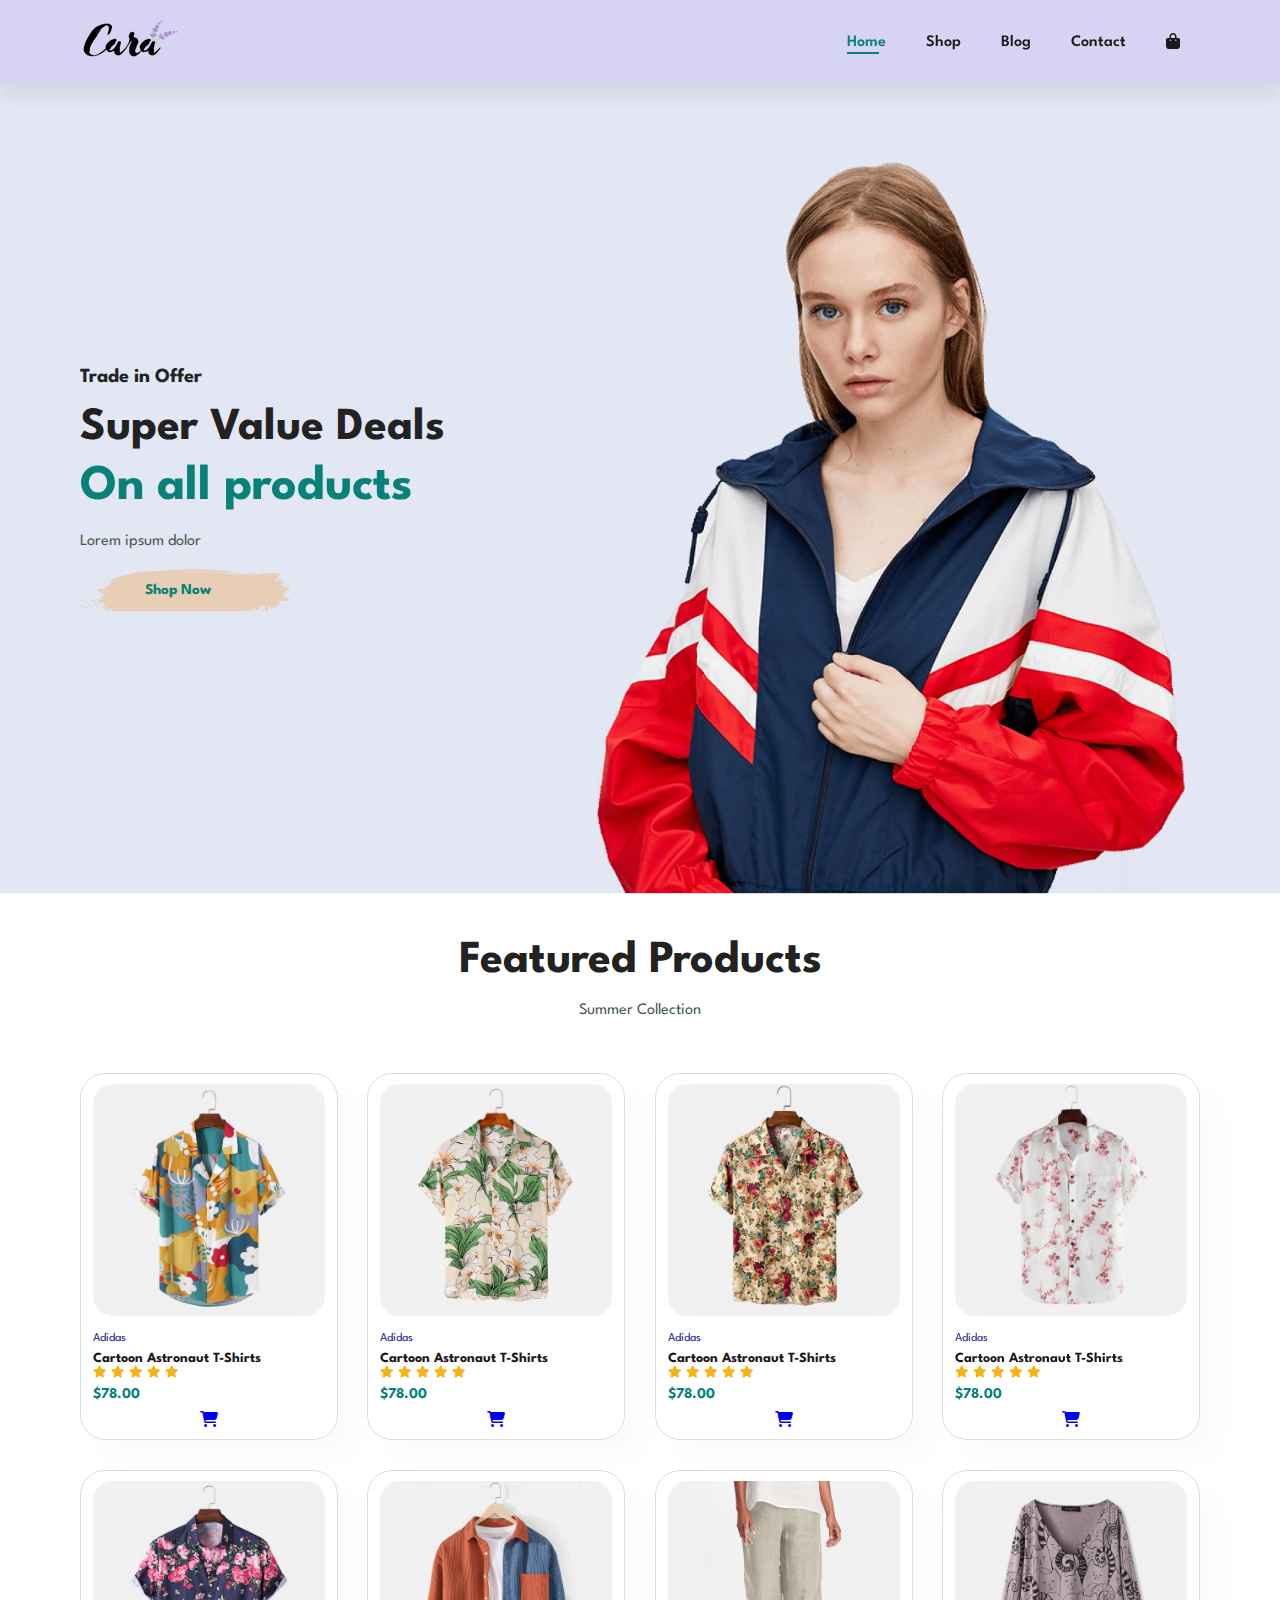
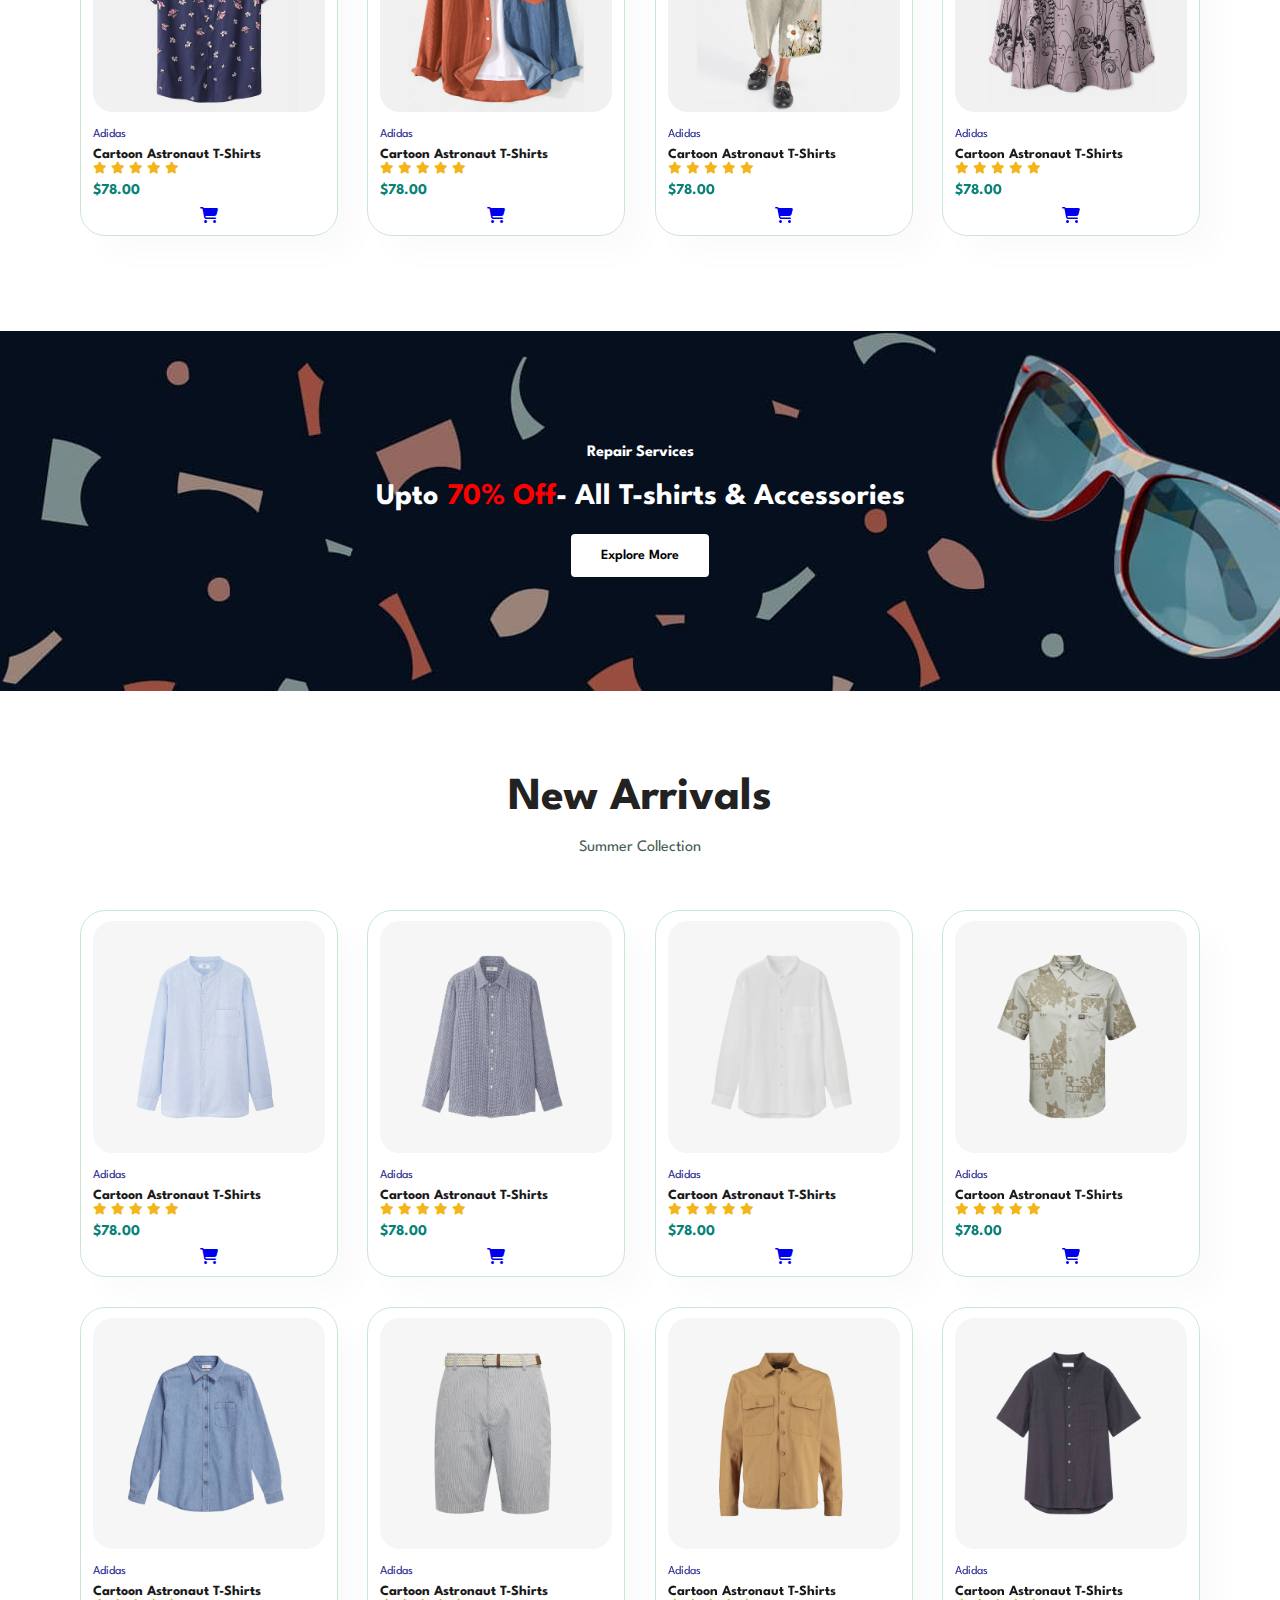
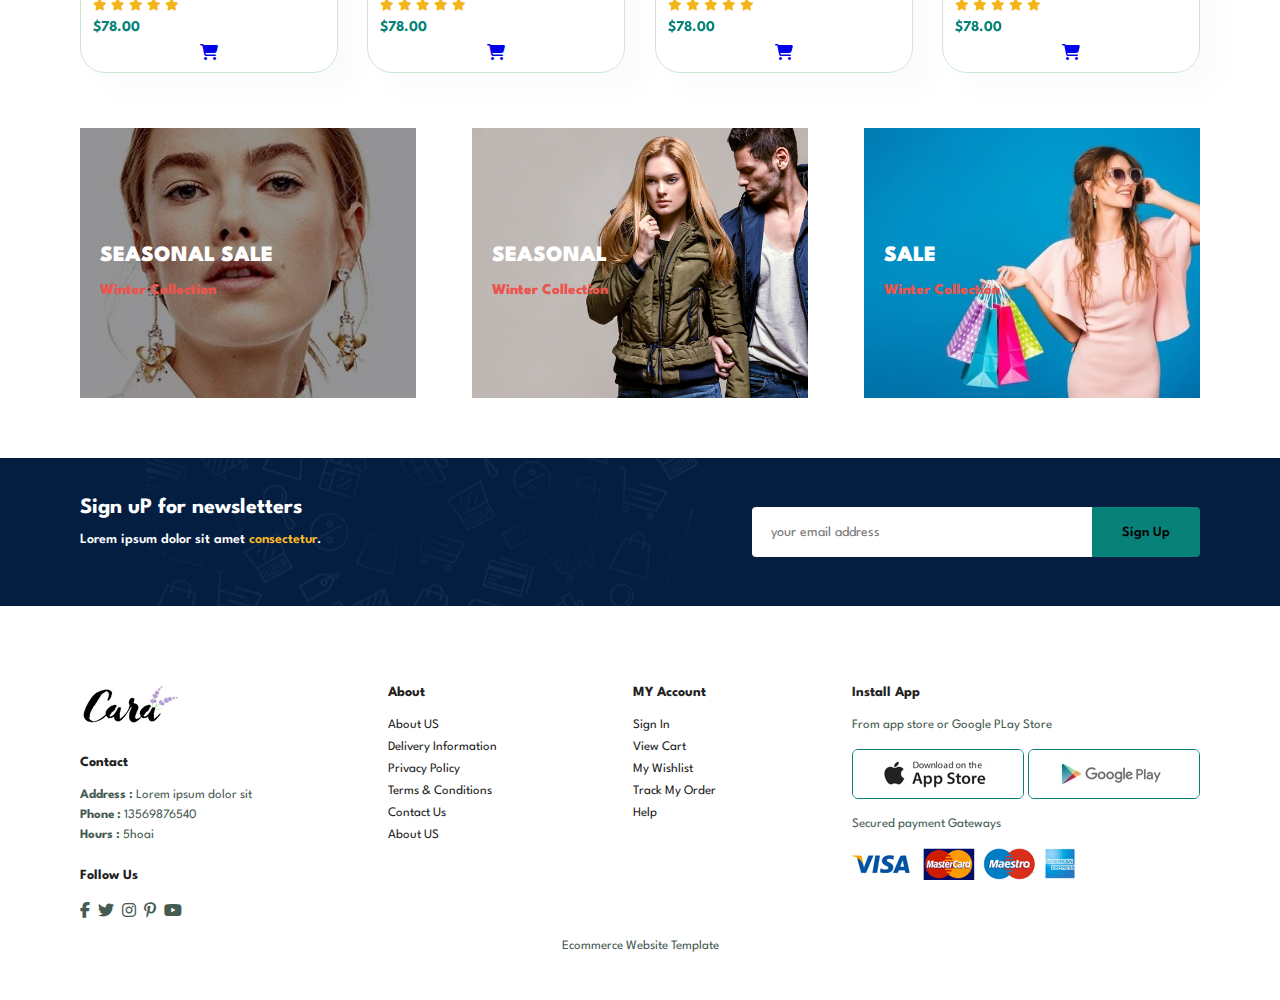
<file: index.html>
<!DOCTYPE html>
<html lang="en">
<head>
    <meta charset="UTF-8">
    <meta http-equiv="X-UA-Compatible" content="IE=edge">
    <meta name="viewport" content="width=device-width, initial-scale=1.0">
    <title>Ecommerce Website</title>
    <link rel="stylesheet" href="https://cdnjs.cloudflare.com/ajax/libs/font-awesome/6.2.0/css/all.min.css" />
    <link rel="stylesheet" href="style.css">
</head>
<body>
    
    <section id="header">
        <a href="#"><img src="img/logo.png" class="logo" alt=""></a>

        <div>
            <ul id="navbar">
                <a href="#" id="close"><i class='fa fa-close'></i></a>
                <li><a class="active" href="index.html">Home</a></li>
                <li><a href="shop.html">Shop</a></li>
                <li><a href="blog.html">Blog</a></li>
                <li><a href="contact.html">Contact</a></li>
                <li id="lg-bag"><a href="cart.html"><i class="fa fa-shopping-bag" aria-hidden="true"></i></a></li>
            </ul>
        </div>
        <div id="mobile">
            <a href="cart.html"><i class="fa fa-shopping-bag" aria-hidden="true"></i></a>
            <i id="bar" class="fa fa-bars" aria-hidden="true"></i>      
                 
        </div>
    </section>

    <section id="hero">
        <h4>Trade in Offer</h4>
        <h2>Super Value Deals</h2>
        <h1>On all products</h1>
        <p>Lorem ipsum dolor</p>
        <button>Shop Now</button>
        <a href="#" class="to-top">
            <p class="to-top--title">BACK <br> TO TOP</p>
        </a>
    </section>
<section id="product1" class="section-p1">
        <h2>Featured Products</h2>
        <p>Summer Collection</p>
        <div class="pro-container" id="product-container-featured">
            </div>

    </section>

    <section id="banner" class="section-m1">
        <h4>Repair Services</h4>
        <h2>Upto <span>70% Off</span>- All T-shirts & Accessories</h2>
        <button class="normal">Explore More</button>
    </section>

    <section id="product1" class="section-p1">
        <h2>New Arrivals</h2>
        <p>Summer Collection</p>
        <div class="pro-container" id="product-container-new-arrivals">
            </div>

    </section>
<section id="banner3">
        <div class="banner-box">
            <h2>SEASONAL SALE</h2>
            <h3>Winter Collection</h3>
        </div>
        <div class="banner-box banner-box2">
            <h2>SEASONAL</h2>
            <h3>Winter Collection</h3>
        </div>
        <div class="banner-box banner-box3">
            <h2> SALE</h2>
            <h3>Winter Collection</h3>
        </div>
        
    </section>

    <section id="newsletter" class="section-p1 section-m1">
        <div class="newstext">
            <h4>Sign uP for newsletters</h4>
            <p>Lorem ipsum dolor sit amet <span>consectetur</span>.</p>
        </div>
        <div class="form">
            <input type="text" placeholder="your email address">
            <button class="normal">Sign Up</button>
        </div>
    </section>

   <footer class="section-p1">
    <div class="col">
        <img class="logo" src="img/logo.png" alt="">
        <h4>Contact</h4>
        <p><strong>Address :</strong> Lorem ipsum dolor sit</p>
        <p><strong>Phone :</strong> 13569876540</p>
        <p><strong>Hours :</strong> 5hoai</p>
        <div class="follow">
            <h4>Follow Us</h4>
            <div class="icon">
                <i class="fab fa-facebook-f"></i>
                <i class="fab fa-twitter"></i>
                <i class="fab fa-instagram"></i>
                <i class="fab fa-pinterest-p"></i>
                <i class="fab fa-youtube"></i>
            </div>
        </div>
    </div>

    <div class="col">
        <h4>About</h4>
        <a href="#">About US</a>
        <a href="#">Delivery Information</a>
        <a href="#">Privacy Policy</a>
        <a href="#">Terms & Conditions</a>
        <a href="#">Contact Us</a>
        <a href="#">About US</a>
    </div>

    <div class="col">
        <h4>MY Account</h4>
        <a href="#">Sign In</a>
        <a href="#">View Cart</a>
        <a href="#">My Wishlist</a>
        <a href="#">Track My Order</a>
        <a href="#">Help</a>
    </div>


    <div class="col install">
        <h4>Install App</h4>
        <p>From app store or Google PLay Store</p>
        <div class="row">
            <img src="img/pay/app.jpg" alt="">
            <img src="img/pay/play.jpg" alt="">
        </div>
        <p>Secured payment Gateways</p>
        <img src="img/pay/pay.png" alt="">
    </div>

    <div class="copyright">
        <p>Ecommerce Website Template</p>
    </div>

   </footer>

    <script src="script.js"></script>
</body>
</html>
</file>
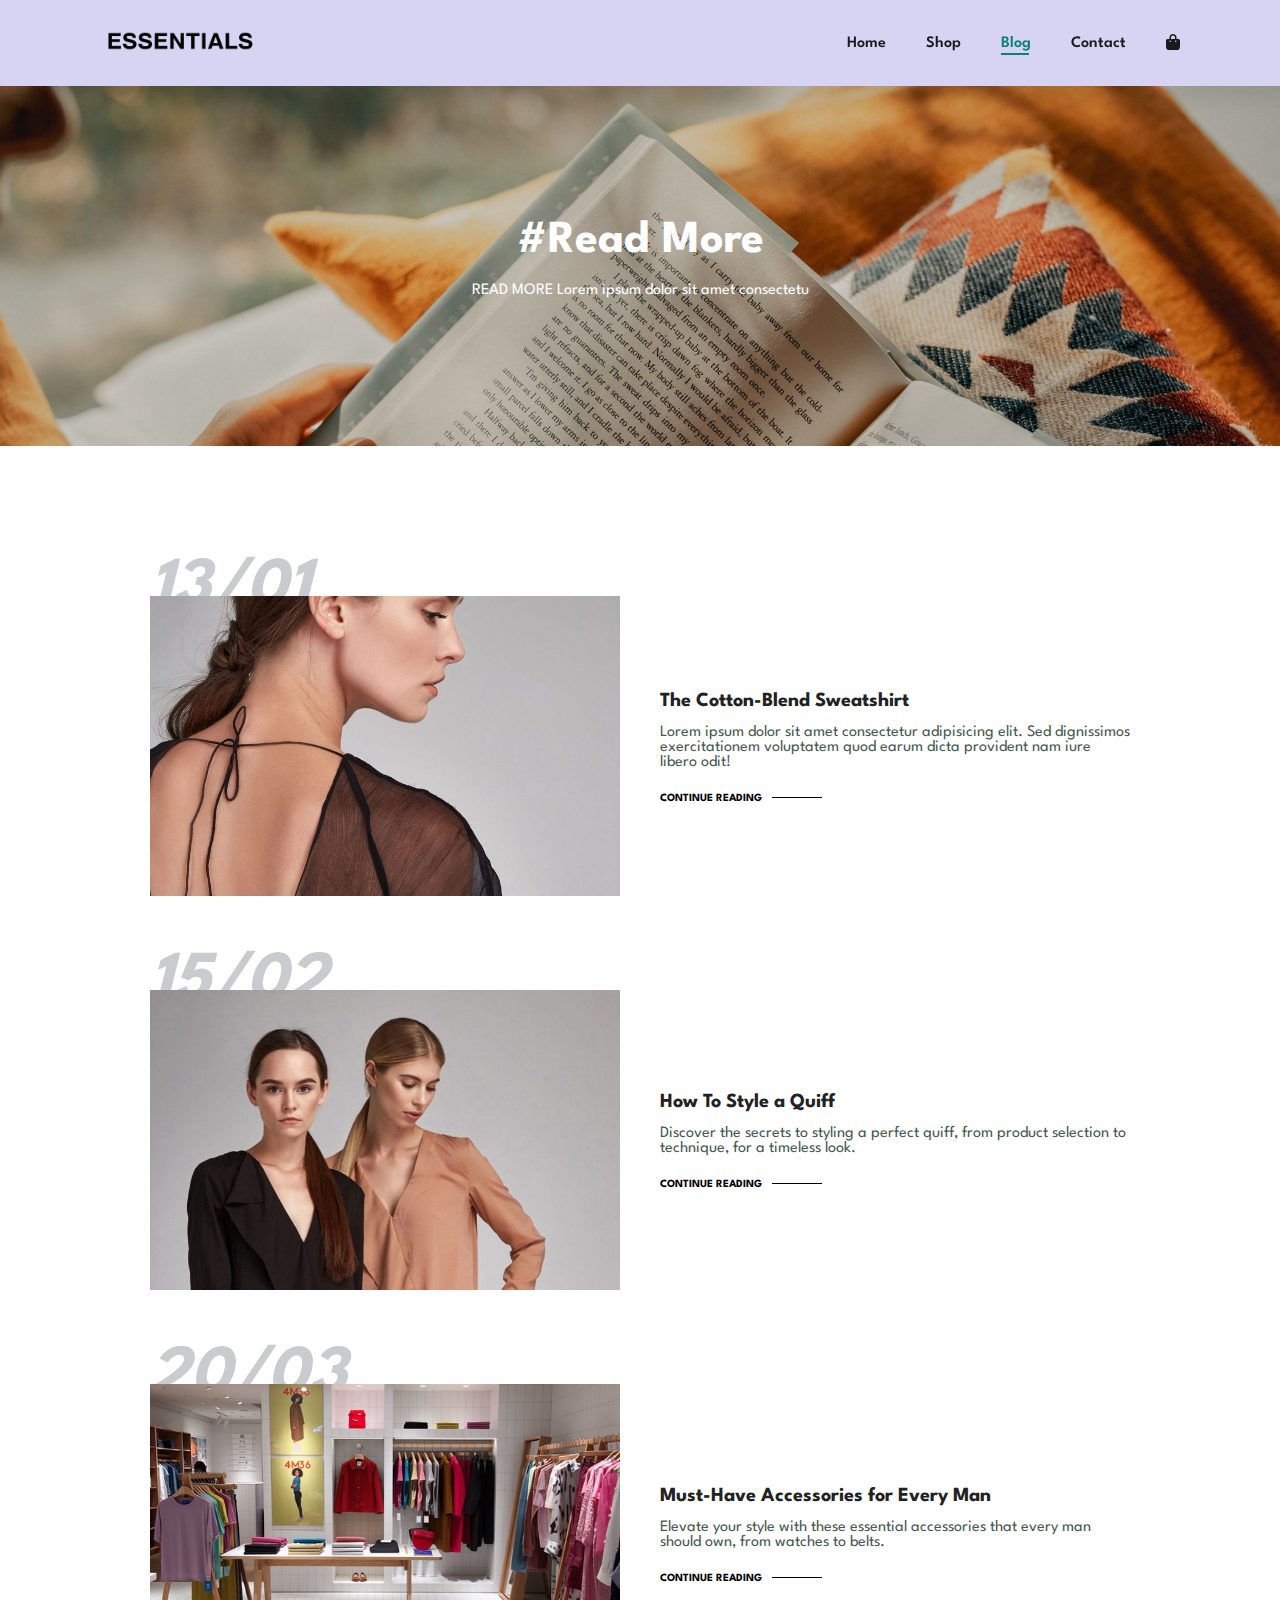
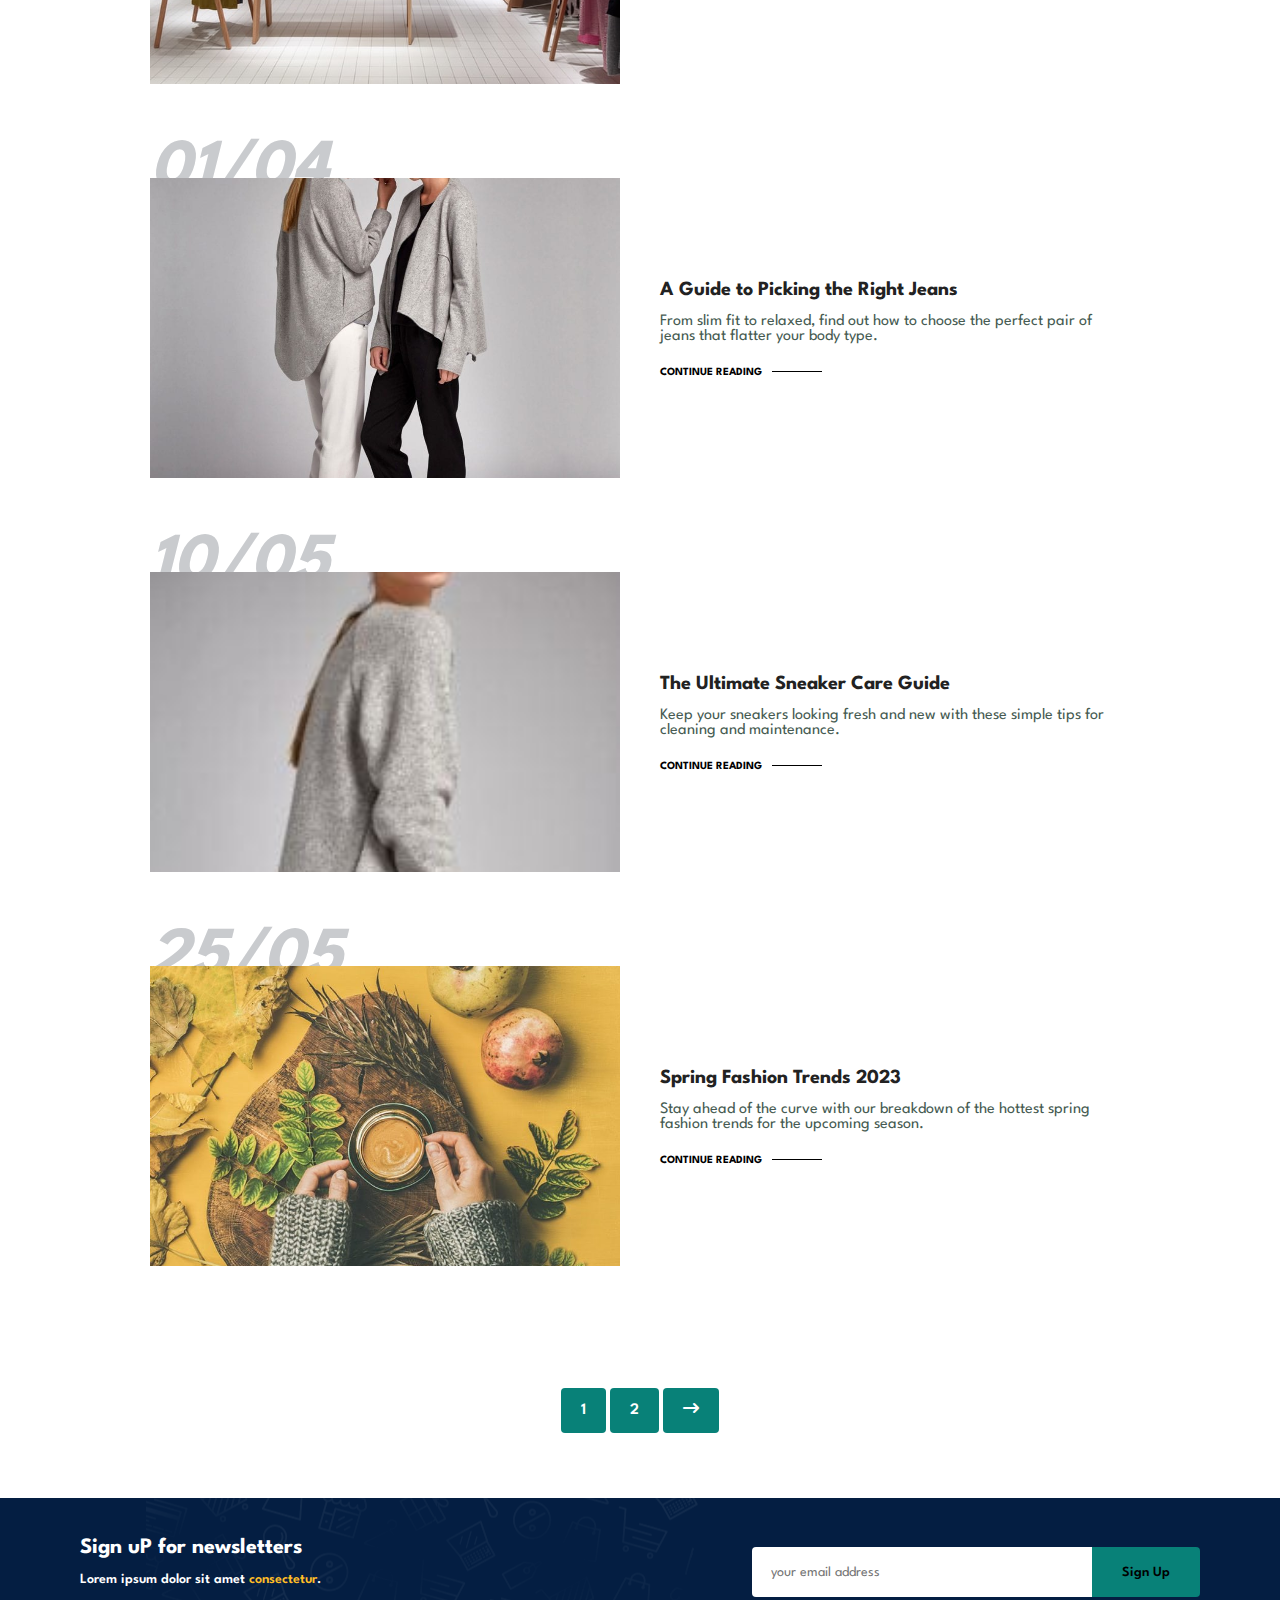
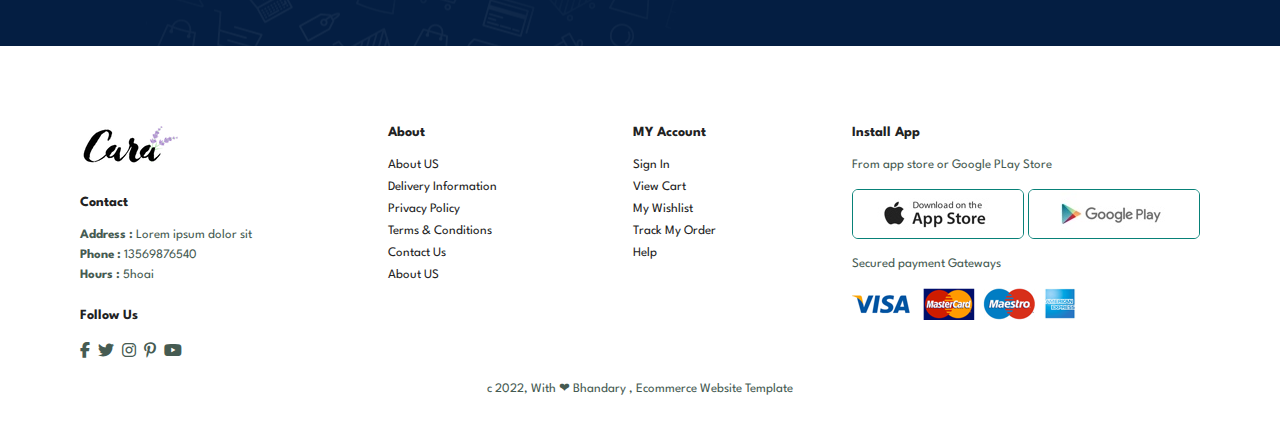
<file: blog.html>
<!DOCTYPE html>
<html lang="en">
<head>
    <meta charset="UTF-8">
    <meta http-equiv="X-UA-Compatible" content="IE=edge">
    <meta name="viewport" content="width=device-width, initial-scale=1.0">
    <title>Ecommerce Website</title>
    
    <!-- Google tag (gtag.js) -->
<script async src="https://www.googletagmanager.com/gtag/js?id=G-49H559VYHQ"></script>
<script>
  window.dataLayer = window.dataLayer || [];
  function gtag(){dataLayer.push(arguments);}
  gtag('js', new Date());

  gtag('config', 'G-49H559VYHQ');
</script>

    <link rel="stylesheet" href="https://cdnjs.cloudflare.com/ajax/libs/font-awesome/6.2.0/css/all.min.css" />
    <link rel="stylesheet" href="style.css">
</head>
<body>
    
    <section id="header">
        <a href="./index.html"><img src="./Essentials Logo.png" class="logo" alt=""  width="200"></a>

        <div>
            <ul id="navbar">
                <a href="#" id="close"><i class='fa fa-close'></i></a>
                <li><a href="index.html">Home</a></li>
                <li><a href="shop.html">Shop</a></li>
                <li><a class="active" href="blog.html">Blog</a></li>
                <li><a href="contact.html">Contact</a></li>
                <li id="lg-bag"><a href="cart.html"><i class="fa fa-shopping-bag" aria-hidden="true"></i></a></li>
            </ul>
        </div>
        <div id="mobile">
            <a href="cart.html"><i class="fa fa-shopping-bag" aria-hidden="true"></i></a>
            <i id="bar" class="fa fa-bars" aria-hidden="true"></i>      
                 
        </div>
    </section>

    <section id="page-header" class="blog-header">
        <h2>#Read More</h2>
        <p>READ MORE Lorem ipsum dolor sit amet consectetu</p>
        <a href="#" class="to-top">
            <i class="fas fa-chevron-up"></i>
        </a>
    </section>
    <section id="blog" class="section-p1">
        <div id="blog-container">
            </div>
    </section>
   
    <section id="pagination" class="section-p1">
        <a href="#">1</a>
        <a href="#">2</a>
        <a href="#"><i class="fa fa-long-arrow-right" aria-hidden="true"></i></a>
    </section>

    <section id="newsletter" class="section-p1 section-m1">
        <div class="newstext">
            <h4>Sign uP for newsletters</h4>
            <p>Lorem ipsum dolor sit amet <span>consectetur</span>.</p>
        </div>
        <div class="form">
            <input type="text" placeholder="your email address">
            <button class="normal">Sign Up</button>
        </div>
    </section>

   <footer class="section-p1">
    <div class="col">
        <img class="logo" src="img/logo.png" alt="">
        <h4>Contact</h4>
        <p><strong>Address :</strong> Lorem ipsum dolor sit</p>
        <p><strong>Phone :</strong> 13569876540</p>
        <p><strong>Hours :</strong> 5hoai</p>
        <div class="follow">
            <h4>Follow Us</h4>
            <div class="icon">
                <i class="fab fa-facebook-f"></i>
                <i class="fab fa-twitter"></i>
                <i class="fab fa-instagram"></i>
                <i class="fab fa-pinterest-p"></i>
                <i class="fab fa-youtube"></i>
            </div>
        </div>
    </div>

    <div class="col">
        <h4>About</h4>
        <a href="#">About US</a>
        <a href="#">Delivery Information</a>
        <a href="#">Privacy Policy</a>
        <a href="#">Terms & Conditions</a>
        <a href="#">Contact Us</a>
        <a href="#">About US</a>
    </div>

    <div class="col">
        <h4>MY Account</h4>
        <a href="#">Sign In</a>
        <a href="#">View Cart</a>
        <a href="#">My Wishlist</a>
        <a href="#">Track My Order</a>
        <a href="#">Help</a>
    </div>


    <div class="col install">
        <h4>Install App</h4>
        <p>From app store or Google PLay Store</p>
        <div class="row">
            <img src="img/pay/app.jpg" alt="">
            <img src="img/pay/play.jpg" alt="">
        </div>
        <p>Secured payment Gateways</p>
        <img src="img/pay/pay.png" alt="">
    </div>

    <div class="copyright">
        <p>c 2022, With ❤ Bhandary ,  Ecommerce Website Template</p>
    </div>

   </footer>

    <script src="script.js"></script>
</body>
</html>
</file>
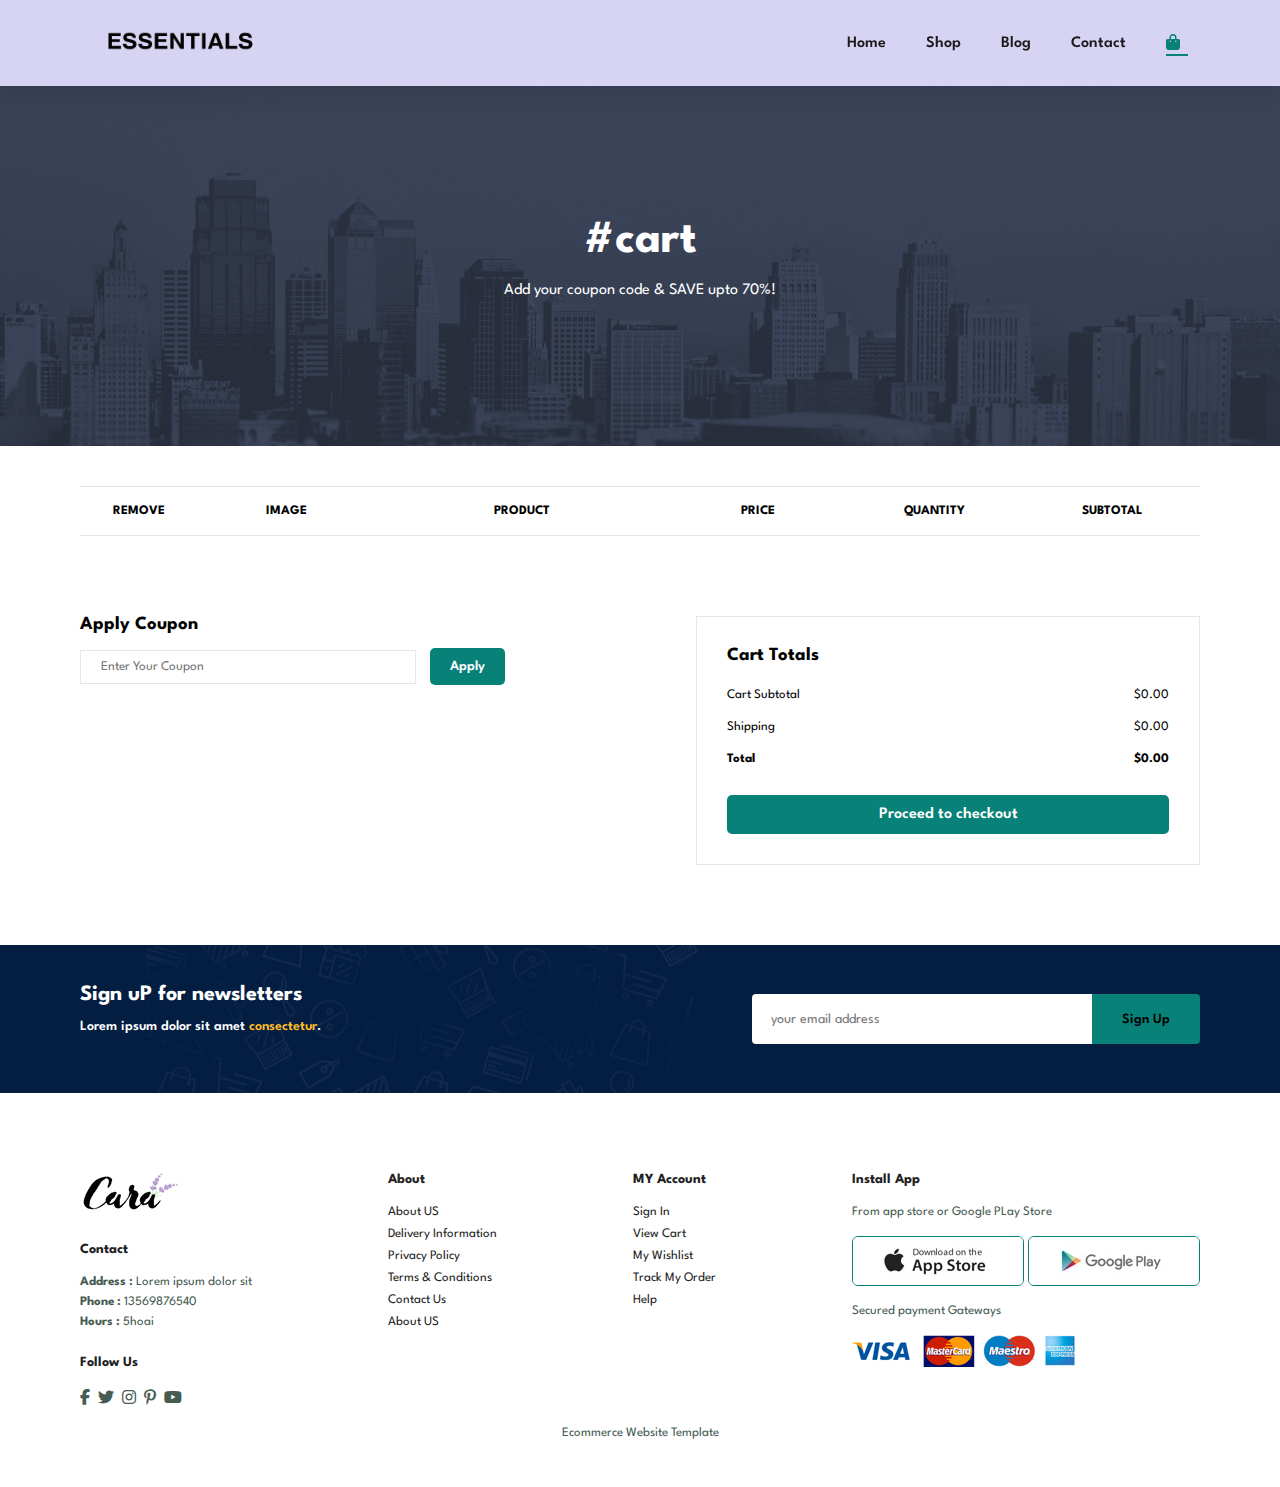
<file: cart.html>
<!DOCTYPE html>
<html lang="en">
<head>
        <!-- Google Tag Manager -->
    <script>(function(w,d,s,l,i){w[l]=w[l]||[];w[l].push({'gtm.start':
    new Date().getTime(),event:'gtm.js'});var f=d.getElementsByTagName(s)[0],
    j=d.createElement(s),dl=l!='dataLayer'?'&l='+l:'';j.async=true;j.src=
    'https://www.googletagmanager.com/gtm.js?id='+i+dl;f.parentNode.insertBefore(j,f);
    })(window,document,'script','dataLayer','GTM-57ZKCDCQ');</script>
    <!-- End Google Tag Manager -->
    <meta charset="UTF-8">
    <meta http-equiv="X-UA-Compatible" content="IE=edge">
    <meta name="viewport" content="width=device-width, initial-scale=1.0">
    <title>Your Shopping Cart</title>
    

    <link rel="stylesheet" href="https://cdnjs.cloudflare.com/ajax/libs/font-awesome/6.2.0/css/all.min.css" />
    <link rel="stylesheet" href="style.css">
    <style>
        /* Basic styling for the cart badge in header. Adjust in style.css if needed */
        #lg-bag {
            position: relative;
        }
        #cart-count {
            position: absolute;
            top: -5px; /* Adjust as needed */
            right: -10px; /* Adjust as needed */
            background-color: #088178; /* Your theme color */
            color: white;
            border-radius: 50%;
            padding: 3px 7px;
            font-size: 0.7em;
            line-height: 1; /* Ensures text is centered vertically */
            display: none; /* Hidden by default, shown by JS when items are added */
            min-width: 15px; /* Ensure circular shape for single digits */
            text-align: center;
        }

        /* Cart Page Specific Styles (can be moved to style.css) */
        #cart {
            overflow-x: auto;
            padding: 40px 80px;
        }
        #cart table {
            width: 100%;
            border-collapse: collapse;
            table-layout: fixed;
            white-space: nowrap;
        }
        #cart table img {
            width: 80px;
        }
        #cart table td:nth-child(1) {
            width: 100px;
            text-align: center;
        }
        #cart table td:nth-child(2) {
            width: 150px;
            text-align: center;
        }
        #cart table td:nth-child(3) {
            width: 250px;
            text-align: center;
        }
        #cart table td:nth-child(4),
        #cart table td:nth-child(5),
        #cart table td:nth-child(6) {
            width: 150px;
            text-align: center;
        }
        #cart table thead {
            border: 1px solid #e2e9e1;
            border-left: none;
            border-right: none;
        }
        #cart table thead td {
            font-weight: 700;
            text-transform: uppercase;
            font-size: 13px;
            padding: 18px 0;
        }
        #cart table tbody tr td {
            padding-top: 15px;
            padding-bottom: 15px;
        }
        #cart table tbody td {
            font-size: 13px;
        }
        #cart table tbody .remove-item-btn {
            font-size: 20px;
            color: #d10000;
            cursor: pointer;
            text-decoration: none;
        }
        #cart table tbody input[type="number"] {
            width: 50px;
            padding: 10px 5px;
            border: 1px solid #ccc;
            border-radius: 5px;
            text-align: center;
            outline: none;
        }

        /* Cart totals section */
        #cart-add {
            display: flex;
            justify-content: space-between;
            flex-wrap: wrap;
            padding: 40px 80px;
        }
        #coupon {
            width: 50%;
            margin-bottom: 20px;
        }
        #coupon h3, #subtotal h3 {
            padding-bottom: 15px;
        }
        #coupon input {
            padding: 10px 20px;
            outline: none;
            width: 60%;
            margin-right: 10px;
            border: 1px solid #e2e9e1;
        }
        #coupon button, #subtotal button {
            background-color: #088178;
            color: #fff;
            padding: 12px 20px;
            border: none;
            outline: none;
            border-radius: 5px;
            cursor: pointer;
        }
        #subtotal {
            width: 45%;
            border: 1px solid #e2e9e1;
            padding: 30px;
        }
        #subtotal table {
            border-collapse: collapse;
            width: 100%;
            margin-bottom: 20px;
        }
        #subtotal table td {
            padding: 10px 0;
            font-size: 13px;
        }
        #subtotal table td:last-child {
            text-align: right;
        }
        #subtotal .checkout-btn {
            display: block;
            width: 100%;
            padding: 12px 20px;
            background-color: #088178;
            color: #fff;
            border: none;
            border-radius: 5px;
            cursor: pointer;
            text-align: center;
            text-decoration: none;
            font-size: 16px;
            margin-top: 20px;
        }

        @media (max-width: 1200px) {
            #cart-add {
                flex-direction: column;
                align-items: center;
            }
            #coupon, #subtotal {
                width: 100%;
                margin-top: 20px;
            }
        }
    </style>
    
      <!-- The utag.sync.js script should run as early as possible, preferably
 in the head of the document. See the Sample HTML for more information -->
<script src="https://tags.tiqcdn.com/utag/cognizant-sandbox/main/dev/utag.sync.js"></script>
        
</head>
        <!-- Google tag (gtag.js) -->
    <script async src="https://www.googletagmanager.com/gtag/js?id=G-49H559VYHQ"></script>
    <script>
      window.dataLayer = window.dataLayer || [];
      function gtag(){dataLayer.push(arguments);}
      gtag('js', new Date());
    
      gtag('config', 'G-49H559VYHQ');
    </script>
        
<body id="cart-page"> <section id="header">
        <!-- Google Tag Manager (noscript) -->
    <noscript><iframe src="https://www.googletagmanager.com/ns.html?id=GTM-57ZKCDCQ"
    height="0" width="0" style="display:none;visibility:hidden"></iframe></noscript>
    <!-- End Google Tag Manager (noscript) -->

  <!-- Tealium Code Center -->
        <script type="text/javascript">
        var utag_data = {
          page_name : "", // 
          tracking_id : "", // 
          clientId : "", // 
          product_brand : "", // 
          product_id : "", // 
          roduct_list_price : "", // 
          product_sku : "", // 
          customer_email : "", // 
          customer_id : "", // 
          adobe_pagename : "", // captures  s.pageName name user is visiting
          adobe_prop1 : "", // captures the data to s.prop1
          adobe_prop2 : "", // captures the data to s.prop2
          adobe_prop3 : "", // captures the data to s.prop3
          adobe_prop4 : "", // captures the data to s.prop4
          adobe_prop5 : "", // captures the data to s.prop5
          adobe_prop6 : "", // captures the data to s.prop6
          adobe_prop7 : "", // captures the data to s.prop7
          adobe_prop8 : "", // captures the data to s.prop8
          adobe_prop9 : "", // captures the data to s.prop9
          adobe_prop10 : "", // captures the data to s.prop10
          adobe_evar1 : "", // captures the data to s.eVar1
          adobe_evar2 : "", // captures the data to s.eVar2
          adobe_evar3 : "", // captures the data to s.eVar3
          adobe_evar4 : "", // captures the data to s.eVar4
          adobe_evar5 : "", // captures the data to s.eVar5
          adobe_evar6 : "", // captures the data to s.eVar6
          adobe_evar7 : "", // captures the data to s.eVar7
          adobe_evar8 : "", // captures the data to s.eVar8
          adobe_evar9 : "", // captures the data to s.eVar9
          adobe_evar10 : "", // captures the data to s.eVar10
          event_type : "", // 
          event_target : "", // 
          event_attr1 : "", // 
          adobe_prop15 : "", // 
          adobe_prop30 : "", // 
          adobe_evar35 : "", // captures the data to s.eVar35
          adobe_evar40 : "", // captures the data to s.eVar40
          adobe_products : "", // captures the data to s.products
          ads_conversion_label : "", // 
          flood_type : "", // 
          flood_cat : "", // 
          coyote_account_id : "", // Account ID only used for Coyote Tag Vendor
          coyote_action : "", // Event Action only used for Coyote Tag Vendor
          coyote_custom_value : "", // Event Value only used for Coyote Tag Vendor
          page_type : "", // 
          GA_tracking_Id : "", // 
          PName : "", // 
          Event_parent : "", // 
          Event_Action : "", // 
          Event_Label : "", // 
          test_name : "", // capture name
          page_domain : "", // 
          ut.visitor_id : "", // 
          page_name_test : "", // 
          GA_page_name : "", // 
          page_type_test : "", // 
          page_name_akm : "", // 
          page_name_821 : "", // 
          GA1_page_name73 : "", // 
          Browser_Type : "", // 
          page_name_akm3 : "", // 
          clean_aqcn : "", // 
          clean_mail_state : "", // 
          aqcn : "", // 
          facebook_pixel_id : "", // 
          Device_type_SM : "", // 
          Browser_type_SM : "", // 
          pixel_id : "", // 
          conversion_type : "", // 
          site_region : "", // 
          tealium_event : "", // 
          iq_view_id : "", // A system variable that contains the ID of an iQ page event and used to fire a tag when a page view event happens.
          search_keyword : "", // 
          product_name : "", // 
          uyuyu : "", // 
          ga4_event_name : "", // 
          header_click_text : "", // 
          iq_event_id : "", // A system variable that contains the ID of an iQ event and used to fire a tag when an event happens.
          login_section : "", // 
          adobe_prop50 : "", // 
          Page_name : "", // 
          event_name : "", // Tealium variable to identify unique events eg. social_share, user_login, etc.
          measurement_id_ga : "", // 
          tealium_environment : "", // 
          dom.pathname : "", // 
          adobe_prop21 : "", // 
          adobe_evar21 : "", // 
          adobe_prop22 : "", // 
          adobe_prop23 : "", // 
          adobe_prop24 : "", // 
          adobe_prop25 : "", // 
          adobe_prop26 : "", // 
          adobe_prop27 : "", // 
          adobe_prop28 : "", // 
          adobe_prop29 : "", // 
          adobe_prop43 : "", // 
          adobe_prop31 : "", // 
          adobe_prop32 : "", // 
          adobe_prop34 : "", // 
          adobe_prop35 : "", // 
          adobe_prop36 : "", // 
          adobe_prop37 : "", // 
          adobe_prop38 : "", // 
          adobe_prop39 : "", // 
          adobe_prop40 : "", // 
          adobe_prop41 : "", // 
          adobe_prop42 : "", // 
          adobe_evar22 : "", // 
          adobe_evar23 : "", // 
          adobe_evar24 : "", // 
          adobe_evar25 : "", // 
          adobe_evar26 : "", // 
          adobe_evar27 : "", // 
          adobe_evar28 : "", // 
          adobe_evar29 : "", // 
          adobe_evar30 : "", // 
          adobe_evar31 : "", // 
          adobe_evar32 : "", // 
          adobe_evar33 : "", // 
          adobe_evar34 : "", // 
          adobe_evar41 : "", // 
          adobe_evar36 : "", // 
          adobe_evar37 : "", // 
          adobe_evar38 : "", // 
          adobe_evar39 : "", // 
          adobe_evar19 : "", // 
          adobe_evar20 : "", // 
          search_term : "", // Contains the search term or query submitted by a visitor.
          search_results : "", // Contains the number of results returned with a search query.
          search_type : "", // Contains the type of search conducted by the visitor.
          page_name1 : "", // 
          page_name_sm : "", // 
          Page_Name : "", // 
          navigation_click_BV : "", // 
          page_view_ms : "", // 
          scroll : "", // 
          scroll_depth : "", // 
          scroll_depth_type : "", // 
          scroll_direction : "", // 
          page_name_srn : "", // 
          page_views : "", // 
          link_click : "", // 
          page_name_pr : "", // 
          Clicks_VM : "", // 
          Page_view : "", // 
          spp_view_v : "", // 
          spp_view_vivin : "", // 
          page_namee : "", // 
          Page_type : "", // 
          page_title : "", // 
          quantity : "", // 
          product_price : "", // 
          form_name : "", // 
          user_email : "", // 
          Search_term : "", // 
          p1 : "", // 
          p2 : "", // 
          prop_15 : "", // 
          adobe_event15 : "", // 
          adobe_pageName : "", // 
          adobe_Prop1 : "", // 
          adobe_Prop2 : "", // 
          adobe_eVar35 : "", // 
          adobe_Prop30 : "", // 
          adobe_eVar40 : "", // 
          adobe_prop53 : "", // 
          event7 : "", // 
          floodlight_variable : "", // 
          adobe_evar_4 : "", // 
          adobe_event_7 : "", // 
          adobe_prop_4 : "", // 
          page_Name1 : "", // 
          adobe_page_Name1 : "", // 
          page_view : "", // 
          prop1 : "", // 
          prop2 : "", // 
          eVar35 : "", // 
          prop30 : "", // 
          eVar40 : "", // 
          pageName : "", // 
          prop_1 : "", // 
          prop_2 : "", // 
          prop_30 : "", // 
          prop15 : "", // 
          products : "", // 
          products2 : "", // 
          s.pagename : "", // 
          prop53 : "", // 
          pev2 : "", // 
          productNameAndPrice : "", // 
          product_category : "", // 
          product_list_price : "", // 
          Information : "", // 
          product_quantity : "", // 
          nameofproduct : "", // 
          nameofpage : "", // 
          button_label : "" // 
        }
        </script>
        
        <a href="./index.html"><img src="./Essentials Logo.png" class="logo" alt=""  width="200"></a>

        <div>
            <ul id="navbar">
                <a href="#" id="close"><i class='fa fa-close'></i></a>
                <li><a href="index.html">Home</a></li>
                <li><a href="shop.html">Shop</a></li>
                <li><a href="blog.html">Blog</a></li>
                <li><a href="contact.html">Contact</a></li>
                <li id="lg-bag">
                    <a class="active" href="cart.html"><i class="fa fa-shopping-bag" aria-hidden="true"></i></a>
                    <span id="cart-count">0</span> </li>
            </ul>
        </div>
        <div id="mobile">
            <a href="cart.html"><i class="fa fa-shopping-bag" aria-hidden="true"></i></a>
            <i id="bar" class="fa fa-bars" aria-hidden="true"></i>      
        </div>
    </section>

    <section id="page-header" class="about-header">
        <h2>#cart</h2>
        <p>Add your coupon code & SAVE upto 70%!</p>
    </section>

    <section id="cart" class="section-p1">
        <table width="100%">
            <thead>
                <tr>
                    <td>Remove</td>
                    <td>Image</td>
                    <td>Product</td>
                    <td>Price</td>
                    <td>Quantity</td>
                    <td>Subtotal</td>
                </tr>
            </thead>
            <tbody id="cart-table-body">
                </tbody>
        </table>
    </section>

    <section id="cart-add" class="section-p1">
        <div id="coupon">
            <h3>Apply Coupon</h3>
            <div>
                <input type="text" placeholder="Enter Your Coupon">
                <button class="normal">Apply</button>
            </div>
        </div>

        <div id="subtotal">
            <h3>Cart Totals</h3>
            <table>
                <tr>
                    <td>Cart Subtotal</td>
                    <td id="cart-subtotal">$0.00</td>
                </tr>
                <tr>
                    <td>Shipping</td>
                    <td id="cart-shipping">$0.00</td> </tr>
                <tr>
                    <td><strong>Total</strong></td>
                    <td><strong id="cart-grand-total">$0.00</strong></td>
                </tr>
            </table>
            <button class="normal checkout-btn">Proceed to checkout</button>
        </div>
    </section>

    <section id="newsletter" class="section-p1 section-m1">
        <div class="newstext">
            <h4>Sign uP for newsletters</h4>
            <p>Lorem ipsum dolor sit amet <span>consectetur</span>.</p>
        </div>
        <div class="form">
            <input type="text" placeholder="your email address">
            <button class="normal">Sign Up</button>
        </div>
    </section>

   <footer class="section-p1">
    <div class="col">
        <img class="logo" src="img/logo.png" alt="">
        <h4>Contact</h4>
        <p><strong>Address :</strong> Lorem ipsum dolor sit</p>
        <p><strong>Phone :</strong> 13569876540</p>
        <p><strong>Hours :</strong> 5hoai</p>
        <div class="follow">
            <h4>Follow Us</h4>
            <div class="icon">
                <i class="fab fa-facebook-f"></i>
                <i class="fab fa-twitter"></i>
                <i class="fab fa-instagram"></i>
                <i class="fab fa-pinterest-p"></i>
                <i class="fab fa-youtube"></i>
            </div>
        </div>
    </div>

    <div class="col">
        <h4>About</h4>
        <a href="#">About US</a>
        <a href="#">Delivery Information</a>
        <a href="#">Privacy Policy</a>
        <a href="#">Terms & Conditions</a>
        <a href="#">Contact Us</a>
        <a href="#">About US</a>
    </div>

    <div class="col">
        <h4>MY Account</h4>
        <a href="#">Sign In</a>
        <a href="#">View Cart</a>
        <a href="#">My Wishlist</a>
        <a href="#">Track My Order</a>
        <a href="#">Help</a>
    </div>

    <div class="col install">
        <h4>Install App</h4>
        <p>From app store or Google PLay Store</p>
        <div class="row">
            <img src="img/pay/app.jpg" alt="">
            <img src="img/pay/play.jpg" alt="">
        </div>
        <p>Secured payment Gateways</p>
        <img src="img/pay/pay.png" alt="">
    </div>

    <div class="copyright">
        <p>Ecommerce Website Template</p>
    </div>

   </footer>

    <script src="script.js"></script>
</body>
</html>
</file>
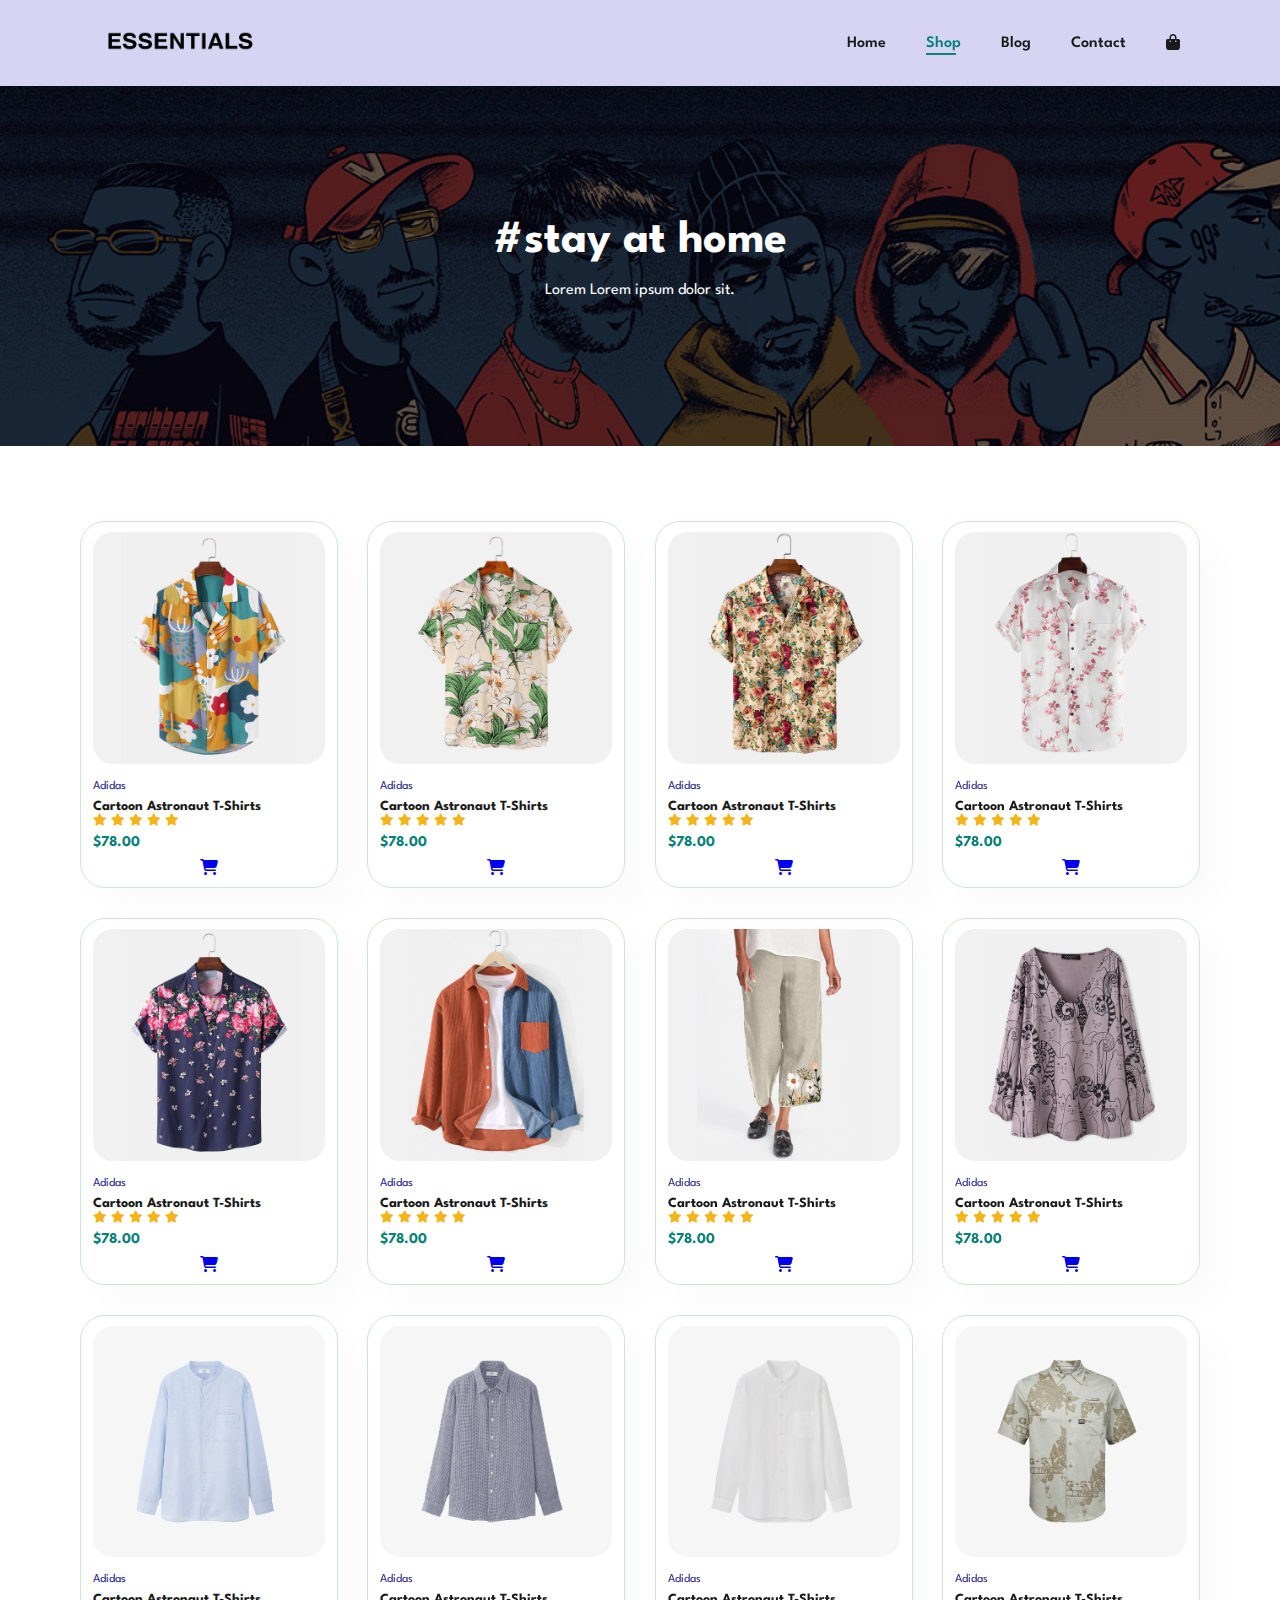
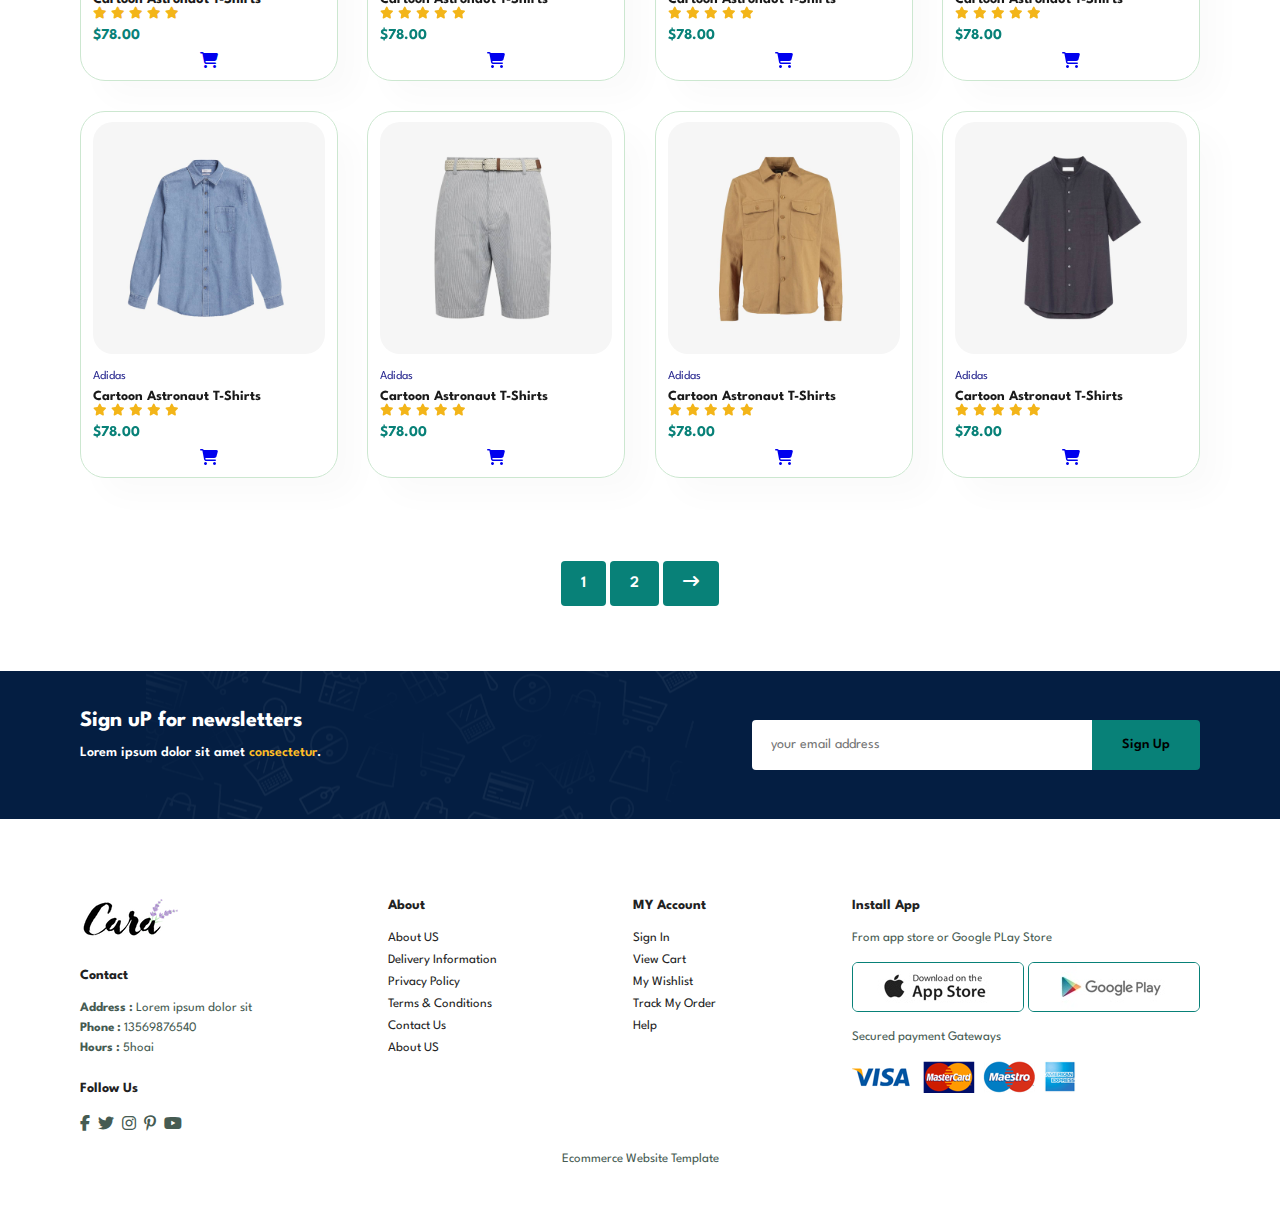
<file: shop.html>
<!DOCTYPE html>
<html lang="en">
<head>
        <!-- Google Tag Manager -->
    <script>(function(w,d,s,l,i){w[l]=w[l]||[];w[l].push({'gtm.start':
    new Date().getTime(),event:'gtm.js'});var f=d.getElementsByTagName(s)[0],
    j=d.createElement(s),dl=l!='dataLayer'?'&l='+l:'';j.async=true;j.src=
    'https://www.googletagmanager.com/gtm.js?id='+i+dl;f.parentNode.insertBefore(j,f);
    })(window,document,'script','dataLayer','GTM-57ZKCDCQ');</script>
    <!-- End Google Tag Manager -->
    <meta charset="UTF-8">
    <meta http-equiv="X-UA-Compatible" content="IE=edge">
    <meta name="viewport" content="width=device-width, initial-scale=1.0">
    <title>Shop</title>
    <link rel="stylesheet" href="https://cdnjs.cloudflare.com/ajax/libs/font-awesome/6.2.0/css/all.min.css" />
    <link rel="stylesheet" href="style.css">
</head>
    
<body>
        <!-- Google Tag Manager (noscript) -->
    <noscript><iframe src="https://www.googletagmanager.com/ns.html?id=GTM-57ZKCDCQ"
    height="0" width="0" style="display:none;visibility:hidden"></iframe></noscript>
    <!-- End Google Tag Manager (noscript) -->
    <section id="header">
        <a href="./index.html"><img src="./Essentials Logo.png" class="logo" alt=""  width="200"></a>

        <div>
            <ul id="navbar">
                <a href="#" id="close"><i class='fa fa-close'></i></a>
                <li><a href="index.html">Home</a></li>
                <li><a class="active"href="shop.html">Shop</a></li>
                <li><a href="blog.html">Blog</a></li>
                <li><a href="contact.html">Contact</a></li>
                <li id="lg-bag"><a href="cart.html"><i class="fa fa-shopping-bag" aria-hidden="true"></i></a></li>
            </ul>
        </div>
        <div id="mobile">
            <a href="cart.html"><i class="fa fa-shopping-bag" aria-hidden="true"></i></a>
            <i id="bar" class="fa fa-bars" aria-hidden="true"></i>      
                 
        </div>
    </section>

    <section id="page-header">
        <h2>#stay at home</h2>
        <p>Lorem Lorem ipsum dolor sit.</p>
        <a href="#" class="to-top">
            <i class="fas fa-chevron-up"></i>
        </a>
    </section>

    <section id="product1" class="section-p1">
        <div class="pro-container" id="shop-product-container">
            </div>

    </section>

    <section id="pagination" class="section-p1">
        <a href="#">1</a>
        <a href="#">2</a>
        <a href="#"><i class="fa fa-long-arrow-right" aria-hidden="true"></i></a>
    </section>


    <section id="newsletter" class="section-p1 section-m1">
        <div class="newstext">
            <h4>Sign uP for newsletters</h4>
            <p>Lorem ipsum dolor sit amet <span>consectetur</span>.</p>
        </div>
        <div class="form">
            <input type="text" placeholder="your email address">
            <button class="normal">Sign Up</button>
        </div>
    </section>

   <footer class="section-p1">
    <div class="col">
        <img class="logo" src="img/logo.png" alt="">
        <h4>Contact</h4>
        <p><strong>Address :</strong> Lorem ipsum dolor sit</p>
        <p><strong>Phone :</strong> 13569876540</p>
        <p><strong>Hours :</strong> 5hoai</p>
        <div class="follow">
            <h4>Follow Us</h4>
            <div class="icon">
                <i class="fab fa-facebook-f"></i>
                <i class="fab fa-twitter"></i>
                <i class="fab fa-instagram"></i>
                <i class="fab fa-pinterest-p"></i>
                <i class="fab fa-youtube"></i>
            </div>
        </div>
    </div>

    <div class="col">
        <h4>About</h4>
        <a href="#">About US</a>
        <a href="#">Delivery Information</a>
        <a href="#">Privacy Policy</a>
        <a href="#">Terms & Conditions</a>
        <a href="#">Contact Us</a>
        <a href="#">About US</a>
    </div>

    <div class="col">
        <h4>MY Account</h4>
        <a href="#">Sign In</a>
        <a href="#">View Cart</a>
        <a href="#">My Wishlist</a>
        <a href="#">Track My Order</a>
        <a href="#">Help</a>
    </div>


    <div class="col install">
        <h4>Install App</h4>
        <p>From app store or Google PLay Store</p>
        <div class="row">
            <img src="img/pay/app.jpg" alt="">
            <img src="img/pay/play.jpg" alt="">
        </div>
        <p>Secured payment Gateways</p>
        <img src="img/pay/pay.png" alt="">
    </div>

    <div class="copyright">
        <p>Ecommerce Website Template</p>
    </div>

   </footer>

    <script src="script.js"></script>
</body>
</html>
</file>
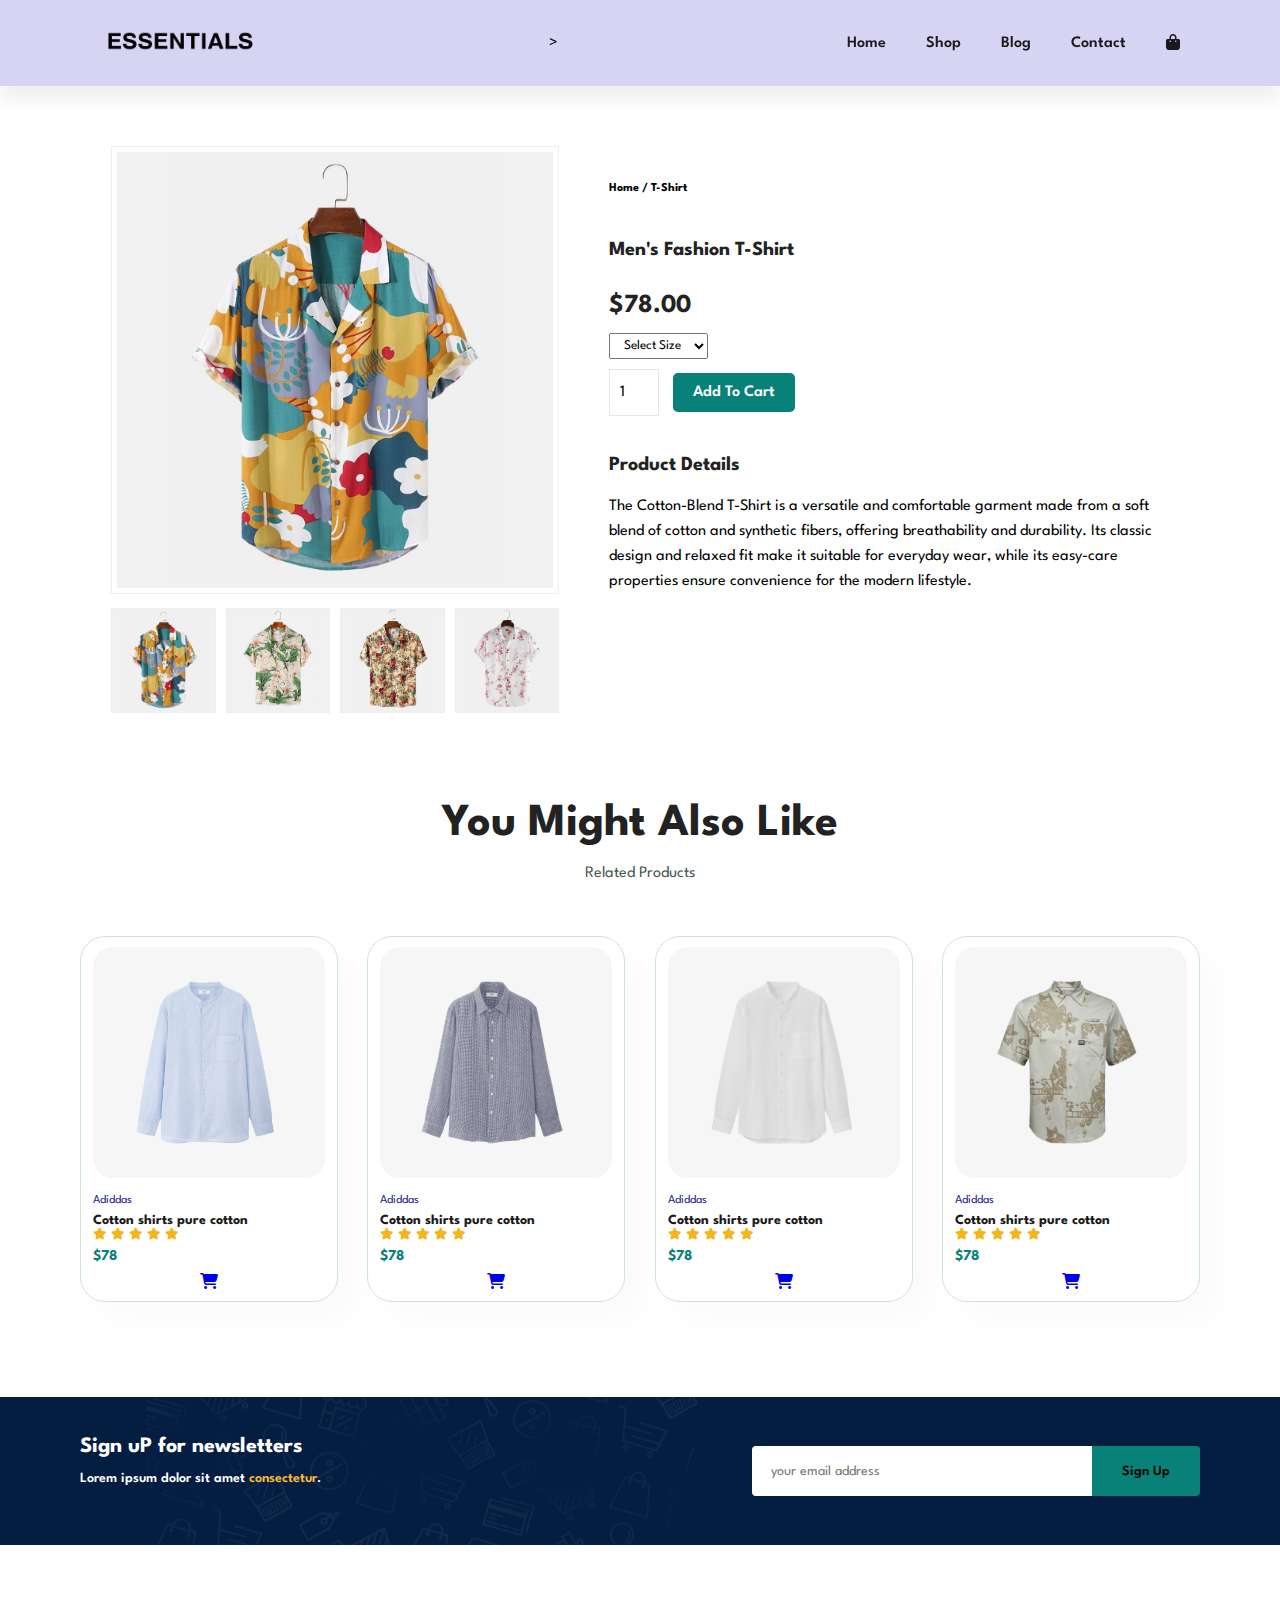
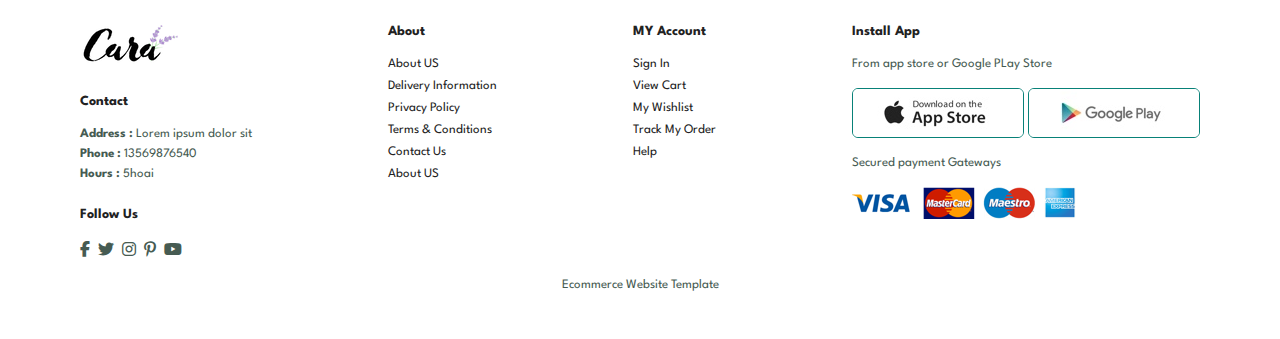
<file: sproduct.html>
<!DOCTYPE html>
<html lang="en">
<head>
    <meta charset="UTF-8">
    <meta http-equiv="X-UA-Compatible" content="IE=edge">
    <meta name="viewport" content="width=device-width, initial-scale=1.0">
    <title>Single Product</title>
            <!-- Google tag (gtag.js) -->
    <script async src="https://www.googletagmanager.com/gtag/js?id=G-49H559VYHQ"></script>
    <script>
      window.dataLayer = window.dataLayer || [];
      function gtag(){dataLayer.push(arguments);}
      gtag('js', new Date());
    
      gtag('config', 'G-49H559VYHQ');
    </script>
    <link rel="stylesheet" href="https://cdnjs.cloudflare.com/ajax/libs/font-awesome/6.2.0/css/all.min.css" />
    <link rel="stylesheet" href="style.css">
    <style>
        /* Add specific styles for single product page here or in style.css */
        #prodetails {
            display: flex;
            margin-top: 20px;
            padding: 40px 80px;
            justify-content: center; /* Center content */
            align-items: flex-start; /* Align items to the top */
            flex-wrap: wrap; /* Allow wrapping on smaller screens */
        }
        #prodetails .single-pro-image {
            width: 40%;
            margin-right: 50px;
            text-align: center; /* Center image */
        }
        #main-img {
            max-width: 100%;
            height: auto;
            border: 1px solid #eee;
            padding: 5px;
        }
        .small-img-group {
            display: flex;
            justify-content: center; /* Center small images */
            margin-top: 10px;
            gap: 10px;
        }
        .small-img-col {
            flex-basis: 24%; /* Approx 4 images per row */
            cursor: pointer;
        }
        .small-img-col img {
            max-width: 100%;
            height: auto;
            border: 1px solid #eee;
        }
        #prodetails .single-pro-details {
            width: 50%;
            padding-top: 30px;
        }
        #prodetails .single-pro-details h4 {
            padding: 40px 0 20px 0;
        }
        #prodetails .single-pro-details h2 {
            font-size: 26px;
        }
        #prodetails .single-pro-details select {
            display: block;
            padding: 5px 10px;
            margin-bottom: 10px;
        }
        #prodetails .single-pro-details input {
            width: 50px;
            height: 47px;
            padding-left: 10px;
            font-size: 16px;
            margin-right: 10px;
            border: 1px solid #e2e9e1;
        }
        #prodetails .single-pro-details button {
            background-color: #088178;
            color: #fff;
            border: none;
            padding: 12px 20px;
            border-radius: 5px;
            cursor: pointer;
            font-size: 16px;
        }
        #prodetails .single-pro-details span {
            line-height: 25px;
        }
        /* Cart badge for header */
        #lg-bag {
            position: relative;
        }
        #cart-count {
            position: absolute;
            top: -5px;
            right: -10px;
            background-color: #088178;
            color: white;
            border-radius: 50%;
            padding: 3px 7px;
            font-size: 0.7em;
            line-height: 1;
            display: none;
            min-width: 15px;
            text-align: center;
        }
        @media (max-width: 799px) {
            #prodetails {
                flex-direction: column;
                align-items: center;
            }
            #prodetails .single-pro-image {
                width: 100%;
                margin-right: 0;
            }
            #prodetails .single-pro-details {
                width: 100%;
                padding-top: 20px;
            }
            #cart, #cart-add {
                padding: 40px 20px;
            }
        }
    </style>
    
</head>

<body id="sproduct-page"> <section id="header">
        <a href="./index.html"><img src="./Essentials Logo.png" class="logo" alt=""  width="200"></a>>

        <div>
            <ul id="navbar">
                <a href="#" id="close"><i class='fa fa-close'></i></a>
                <li><a href="index.html">Home</a></li>
                <li><a href="shop.html">Shop</a></li>
                <li><a href="blog.html">Blog</a></li>
                <li><a href="contact.html">Contact</a></li>
                <li id="lg-bag">
                    <a href="cart.html"><i class="fa fa-shopping-bag" aria-hidden="true"></i></a>
                    <span id="cart-count">0</span> </li>
            </ul>
        </div>
        <div id="mobile">
            <a href="cart.html"><i class="fa fa-shopping-bag" aria-hidden="true"></i></a>
            <i id="bar" class="fa fa-bars" aria-hidden="true"></i>      
        </div>
    </section>

    <section id="prodetails" class="section-p1">
        <div class="single-pro-image">
            <img src="img/products/f1.jpg" width="100%" id="main-img" alt="Main Product Image">
            <div class="small-img-group">
                <div class="small-img-col">
                    <img src="img/products/f1.jpg" width="100%" class="small-img" alt="">
                </div>
                <div class="small-img-col">
                    <img src="img/products/f2.jpg" width="100%" class="small-img" alt="">
                </div>
                <div class="small-img-col">
                    <img src="img/products/f3.jpg" width="100%" class="small-img" alt="">
                </div>
                <div class="small-img-col">
                    <img src="img/products/f4.jpg" width="100%" class="small-img" alt="">
                </div>
            </div>
        </div>

        <div class="single-pro-details">
            <h6>Home / <span id="product-brand">T-Shirt</span></h6>
            <h4 id="product-name">Men's Fashion T-Shirt</h4>
            <h2 id="product-price">$78.00</h2>
            <select>
                <option>Select Size</option>
                <option>XL</option>
                <option>XXL</option>
                <option>Small</option>
                <option>Large</option>
            </select>
            <input type="number" value="1" min="1" id="product-quantity">
            <button class="normal" id="single-product-add-to-cart">Add To Cart</button>
            <h4>Product Details</h4>
            <span>The Cotton-Blend T-Shirt is a versatile and comfortable garment made from a soft blend of cotton and synthetic fibers, offering breathability and durability. Its classic design and relaxed fit make it suitable for everyday wear, while its easy-care properties ensure convenience for the modern lifestyle.</span>
        </div>
    </section>

    <section id="product1" class="section-p1">
        <h2>You Might Also Like</h2>
        <p>Related Products</p>
        <div class="pro-container" id="related-products-container">
            <div class="pro">
                <img src="img/products/n1.jpg" alt="">
                <div class="des">
                    <span>Adiddas</span>
                    <h5>Cotton shirts pure cotton</h5>
                    <div class="star">
                        <i class="fas fa-star"></i>
                        <i class="fas fa-star"></i>
                        <i class="fas fa-star"></i>
                        <i class="fas fa-star"></i>
                        <i class="fas fa-star"></i>
                    </div>
                    <h4>$78</h4>
                </div>
                <a href="#" ><i class="fa-sharp fa-solid fa-cart-shopping"></i></a>
            </div>
            <div class="pro">
                <img src="img/products/n2.jpg" alt="">
                <div class="des">
                    <span>Adiddas</span>
                    <h5>Cotton shirts pure cotton</h5>
                    <div class="star">
                        <i class="fas fa-star"></i>
                        <i class="fas fa-star"></i>
                        <i class="fas fa-star"></i>
                        <i class="fas fa-star"></i>
                        <i class="fas fa-star"></i>
                    </div>
                    <h4>$78</h4>
                </div>
                <a href="#" ><i class="fa-sharp fa-solid fa-cart-shopping"></i></a>
            </div>
             <div class="pro">
                <img src="img/products/n3.jpg" alt="">
                <div class="des">
                    <span>Adiddas</span>
                    <h5>Cotton shirts pure cotton</h5>
                    <div class="star">
                        <i class="fas fa-star"></i>
                        <i class="fas fa-star"></i>
                        <i class="fas fa-star"></i>
                        <i class="fas fa-star"></i>
                        <i class="fas fa-star"></i>
                    </div>
                    <h4>$78</h4>
                </div>
                <a href="#" ><i class="fa-sharp fa-solid fa-cart-shopping"></i></a>
            </div>
            <div class="pro">
                <img src="img/products/n4.jpg" alt="">
                <div class="des">
                    <span>Adiddas</span>
                    <h5>Cotton shirts pure cotton</h5>
                    <div class="star">
                        <i class="fas fa-star"></i>
                        <i class="fas fa-star"></i>
                        <i class="fas fa-star"></i>
                        <i class="fas fa-star"></i>
                        <i class="fas fa-star"></i>
                    </div>
                    <h4>$78</h4>
                </div>
                <a href="#" ><i class="fa-sharp fa-solid fa-cart-shopping"></i></a>
            </div>
        </div>
    </section>

    <section id="newsletter" class="section-p1 section-m1">
        <div class="newstext">
            <h4>Sign uP for newsletters</h4>
            <p>Lorem ipsum dolor sit amet <span>consectetur</span>.</p>
        </div>
        <div class="form">
            <input type="text" placeholder="your email address">
            <button class="normal">Sign Up</button>
        </div>
    </section>

   <footer class="section-p1">
    <div class="col">
        <img class="logo" src="img/logo.png" alt="">
        <h4>Contact</h4>
        <p><strong>Address :</strong> Lorem ipsum dolor sit</p>
        <p><strong>Phone :</strong> 13569876540</p>
        <p><strong>Hours :</strong> 5hoai</p>
        <div class="follow">
            <h4>Follow Us</h4>
            <div class="icon">
                <i class="fab fa-facebook-f"></i>
                <i class="fab fa-twitter"></i>
                <i class="fab fa-instagram"></i>
                <i class="fab fa-pinterest-p"></i>
                <i class="fab fa-youtube"></i>
            </div>
        </div>
    </div>

    <div class="col">
        <h4>About</h4>
        <a href="#">About US</a>
        <a href="#">Delivery Information</a>
        <a href="#">Privacy Policy</a>
        <a href="#">Terms & Conditions</a>
        <a href="#">Contact Us</a>
        <a href="#">About US</a>
    </div>

    <div class="col">
        <h4>MY Account</h4>
        <a href="#">Sign In</a>
        <a href="#">View Cart</a>
        <a href="#">My Wishlist</a>
        <a href="#">Track My Order</a>
        <a href="#">Help</a>
    </div>

    <div class="col install">
        <h4>Install App</h4>
        <p>From app store or Google PLay Store</p>
        <div class="row">
            <img src="img/pay/app.jpg" alt="">
            <img src="img/pay/play.jpg" alt="">
        </div>
        <p>Secured payment Gateways</p>
        <img src="img/pay/pay.png" alt="">
    </div>

    <div class="copyright">
        <p>Ecommerce Website Template</p>
    </div>

   </footer>

    <script src="script.js"></script>
</body>
</html>
</file>
<file: style.css>
@import url("https://fonts.googleapis.com/css2?family=Spartan:wght@100;200;300;400;500;600;700;800;900&display=swap");
* {
  margin: 0;
  padding: 0;
  box-sizing: border-box;
  font-family: "Spartan", sans-serif;
}

html {
  scroll-behavior: smooth;
}

h1 {
  font-size: 50px;
  line-height: 64px;
  color: #222;
}

h2 {
  font-size: 46px;
  line-height: 54px;
  color: #222;
}

h4 {
  font-size: 20px;
  color: #222;
}

h6 {
  font-weight: 700;
  font-size: 12px;
}

p {
  font-size: 16px;
  color: #465b52;
  margin: 15px 0 20px 0;
}

.section-p1 {
  padding: 40px 80px;
}

.section-m1 {
  margin: 40px 0;
}

button.normal {
  font-size: 14px;
  font-weight: 600;
  padding: 15px 30px;
  color: #000;
  background-color: #fff;
  border-radius: 4px;
  cursor: pointer;
  border: none;
  outline: none;
  transition: 0.2s;
}

button.white {
  font-size: 13px;
  font-weight: 600;
  padding: 11px 18px;
  color: #ffff;
  background-color: transparent;
  cursor: pointer;
  border: 1px solid #fff;
  outline: none;
  transition: 0.2s;
}

body {
  width: 100%;
}

/* Header Start*/

#header {
  display: flex;
  align-items: center;
  justify-content: space-between;
  padding: 20px 80px;
  background: #d7d4f3;
  box-shadow: 0 15px 15px rgba(0, 0, 0, 0.06);
  z-index: 999;
  position: sticky;
  top: 0;
  left: 0;
}

#navbar {
  display: flex;
  align-items: center;
  justify-content: center;
}

#navbar li {
  list-style: none;
  padding: 0 20px;
  position: relative;
}
#navbar li a {
  text-decoration: none;
  font-size: 16px;
  font-weight: 600;
  color: #1a1a1a;
  transition: 0.3s ease;
}

#navbar li a:hover,
#navbar li a.active {
  color: #088178;
}

#navbar li a.active::after,
#navbar li a:hover::after {
  content: "";
  width: 40%;
  height: 2px;
  background-color: #088178;
  position: absolute;
  bottom: -4px;
  left: 20px;
}

#mobile {
  display: none;
  align-items: center;
}

#close {
  display: none;
}

/* Home Page*/

#hero {
  background-image: url("img/hero4.png");
  height: 90vh;
  width: 100%;
  background-size: cover;
  background-position: top 25% right 0;
  padding: 0 80px;
  display: flex;
  flex-direction: column;
  align-items: flex-start;
  justify-content: center;
}

#hero h4 {
  padding-bottom: 15px;
}

#hero h1 {
  color: #088178;
}

#hero button {
  background-image: url("img/button.png");
  background-color: transparent;
  color: #088178;
  border: 0;
  padding: 14px 80px 14px 65px;
  background-repeat: no-repeat;
  cursor: pointer;
  font-weight: 700;
  font-size: 15px;
}

.to-top {
  background: rgb(219, 45, 45);
  position: fixed;
  bottom: 16px;
  right: 29px;
  width: 50px;
  height: 50px;
  border-radius: 50%;
  display: flex;
  align-items: center;
  justify-content: center;
  align-items: center;
  font-size: 32px;
  color: #1f1f1f;
  text-decoration: none;
  opacity: 0;
  pointer-events: none;
  transition: all 0.4s;
}

.to-top.active {
  bottom: 32px;
  pointer-events: auto;
  opacity: 1;
}

.to-top--title {
  width: inherit;
  font-weight: bolder;
  font-size: 0.6rem;
  text-align: center;
  color: inherit;
  margin: auto;
}

.to-top--title:hover {
  transform: scale(1.1);
}

#feature {
  display: flex;
  align-items: center;
  justify-content: space-between;
  flex-wrap: wrap;
}

#feature .fe-box {
  width: 180px;
  text-align: center;
  padding: 25px 15px;
  box-shadow: 20px 20px 34px rgba(0, 0, 0, 0.03);
  border: 1px solid #cce7d0;
  border-radius: 4px;
  margin: 15px 0;
}

#feature .fe-box:hover {
  box-shadow: 10px 10px 54px rgba(70, 62, 221, 0.1);
}
#feature .fe-box img {
  width: 100%;
  margin-bottom: 10px;
}

#feature .fe-box h6 {
  display: inline-block;
  padding: 9px 8px 6px 8px;
  line-height: 1;
  border-radius: 4px;
  color: #fff;
  background-color: #79b5bd;
}

#feature .fe-box:nth-child(2) h6 {
  background-color: #a76186;
}

#feature .fe-box:nth-child(3) h6 {
  background-color: #98b46b;
}

#feature .fe-box:nth-child(4) h6 {
  background-color:  #7db0d3;
}

#feature .fe-box:nth-child(5) h6 {
  background-color: #a697be;
}

#feature .fe-box:nth-child(6) h6 {
  background-color: #d4a187;
}

#product1 {
  text-align: center;
}

#product1 .pro-container {
  display: flex;
  justify-content: space-between;
  padding-top: 20px;
  flex-wrap: wrap;
}

#product1 .pro {
  width: 23%;
  min-width: 250px;
  padding: 10px 12px;
  border: 1px solid #cce7d0;
  border-radius: 25px;
  cursor: pointer;
  box-shadow: 20px 20px 30px rgba(0, 0, 0, 0.02);
  margin: 15px 0;
  transition: 0.2s ease;
  position: relative;
}

#product1 .pro:hover {
  width: 23%;
  min-width: 250px;
  padding: 10px 12px;
  border: 1px solid #cce7d0;
  border-radius: 25px;
  cursor: pointer;
  margin: 15px 0;
  transition: 0.2s ease;
  box-shadow: 20px 20px 30px rgba(0, 0, 0, 0.06);
}

#product1 .pro img {
  width: 100%;
  border-radius: 20px;
}

#product1 .pro .des {
  text-align: start;
  padding: 10px 0;
}

#product1 .pro .des span {
  color: #27278f;
  font-size: 12px;
}

#product1 .pro .des h5 {
  padding-top: 7px;
  color: #1a1a1a;
  font-size: 14px;
}

#product1 .pro .des i {
  font-size: 12px;
  color: rgb(243, 181, 25);
}

#product1 .pro .des h4 {
  padding-top: 7px;
  font-size: 15px;
  font-weight: 700;
  color: #088178;
}

#product1 .pro .cart {
  width: 40px;
  height: 40px;
  line-height: 40px;
  border-radius: 50px;
  background-color: e8f6ea;
  font-weight: 500;
  color: #088178;
  border: 1px solid #cce7d0;
  position: absolute;
  bottom: 20px;
  right: 10px;
}

#banner {
  display: flex;
  flex-direction: column;
  justify-content: center;
  align-items: center;
  text-align: center;
  background-image: url(img/banner/b2.jpg);
  width: 100%;
  height: 40vh;
  background-size: cover;
  background-position: center;
}

#banner h4 {
  color: #fff;
  font-size: 16px;
}

#banner h2 {
  color: #fff;
  font-size: 30px;
  padding: 10px 0;
}

#banner h2 span {
  color: red;
}

#banner button:hover {
  background-color: #088178;
  color: #fff;
}

#sm-banner {
  display: flex;
  justify-content: space-between;
  flex-wrap: wrap;
}
#sm-banner .banner-box {
  display: flex;
  flex-direction: column;
  justify-content: center;
  align-items: flex-start;
  background-image: url(img/banner/b17.jpg);
  min-width: 600px;
  height: 50vh;
  background-size: cover;
  background-position: center;
  padding: 30px;
  position: relative;
}

#sm-banner .banner-box2 {
  background-image: url(img/banner/b10.jpg);
}

#sm-banner h4 {
  color: #fff;
  font-size: 20px;
  font-weight: 300;
}

#sm-banner h2 {
  color: #fff;
  font-size: 28px;
  font-weight: 800;
}

#sm-banner span {
  color: #fff;
  font-size: 14px;
  font-weight: 500;
  padding-bottom: 15px;
}

#sm-banner .banner-box:hover button {
  background-color: #088178;
  border: 1px solid #088178;
}

#banner3 {
  display: flex;
  justify-content: space-between;
  flex-wrap: wrap;
  padding: 0 80px;
}

#banner3 .banner-box {
  display: flex;
  flex-direction: column;
  justify-content: center;
  align-items: flex-start;
  background-image: url(img/banner/b7.jpg);
  min-width: 30%;
  height: 30vh;
  background-size: cover;
  background-position: center;
  padding: 20px;
  margin-bottom: 20px;
}

#banner3 .banner-box2 {
  background-image: url(img/banner/b4.jpg);
}

#banner3 .banner-box3 {
  background-image: url(img/banner/b18.jpg);
}

#banner3 h2 {
  color: #fff;
  font-weight: 900;
  font-size: 22px;
}

#banner3 h3 {
  color: #ec544e;
  font-weight: 800;
  font-size: 15px;
}

#newsletter {
  display: flex;
  justify-content: space-between;
  flex-wrap: wrap;
  align-items: center;
  background-image: url("img/banner/b14.png");
  background-repeat: no-repeat;
  background-position: 20% 30%;
  background-color: #041e42;
}

#newsletter h4 {
  font-size: 22px;
  font-weight: 700;
  color: #fff;
}

#newsletter p {
  font-size: 14px;
  font-weight: 600;
  color: #fff;
}

#newsletter p span {
  color: #ffbd27;
}
#newsletter .form {
  display: flex;
  width: 40%;
}

#newsletter input {
  height: 3.125rem;
  padding: 0 1.25em;
  font-size: 14px;
  width: 100%;
  border: 1px solid transparent;
  border-radius: 4px;
  outline: none;
  border-top-right-radius: 0;
  border-bottom-right-radius: 0;
}

#newsletter button {
  background-color: #088178;
  color: #000;
  white-space: nowrap;
  border-top-left-radius: 0;
  border-bottom-left-radius: 0;
}

footer {
  display: flex;
  flex-wrap: wrap;
  justify-content: space-between;
}

footer .col {
  display: flex;
  flex-direction: column;
  align-items: flex-start;
  margin-bottom: 20px;
}

footer .logo {
  margin-bottom: 30px;
}

footer h4 {
  font-size: 14px;
  padding-bottom: 20px;
}

footer p {
  font-size: 13px;
  margin: 0 0 8px 0;
  /* border: 4px solid blue; */
}

footer a {
  font-size: 13px;
  text-decoration: none;
  color: #222;
  margin-bottom: 10px;
}

footer p .fa {
  /* margin-top: 12px; */
  /* border: 2px solid red; */
  font-size: 1.1rem;
  align-self: flex-start;
  color: #088178;
  margin-right: 10px;
  margin: 5px;
}

footer .follow {
  margin-top: 20px;
}

footer .follow i {
  color: #465b52;
  padding-right: 4px;
  cursor: pointer;
}

footer .install .row img {
  border: 1px solid #088178;
  border-radius: 6px;
  cursor: pointer;
}

footer .install img {
  margin: 10px 0 15px 0;
  cursor: pointer;
}

footer .follow i:hover,
footer a:hover {
  color: #088178;
}

footer .copyright {
  width: 100%;
  text-align: center;
}

/* Shop Page*/
#page-header {
  background-image: url(img/banner/b1.jpg);
  width: 100%;
  height: 40vh;
  background-size: cover;
  display: flex;
  text-align: center;
  justify-content: center;
  flex-direction: column;
  padding: 14px;
}

#page-header h2,
#page-header p {
  color: #fff;
}

#pagination {
  text-align: center;
}

#pagination a {
  text-decoration: none;
  background-color: #088178;
  padding: 15px 20px;
  border-radius: 4px;
  color: #fff;
  font-weight: 600;
}

#pagination a i {
  font-size: 16px;
  font-weight: 600;
}

/* Single Product*/

#prodetails {
  display: flex;
  margin-top: 20px;
}
#prodetails .single-pro-details {
  width: 50%;
  padding-top: 30px;
}

#prodetails .single-pro-details h4 {
  padding: 40px 0 20px 0;
}

#prodetails .single-pro-details h2 {
  font-size: 20px;
}
#prodetails .single-pro-details select {
  display: block;
  padding: 5px 10px;
  margin-bottom: 10px;
}

#prodetails .single-pro-details input {
  width: 50px;
  height: 47px;
  padding-left: 10px;
  font-size: 16px;
  margin-right: 10px;
}

#prodetails .single-pro-details button {
  background-color: #088178;
  color: #fff;
}

#prodetails .single-pro-details input:focus {
  outline: none;
}

#prodetails .single-pro-details span {
  line-height: 25px;
}

#prodetails .single-pro-image {
  width: 40%;
  margin-right: 50px;
}

.small-img-group {
  display: flex;
  justify-content: space-between;
}

.small-img-col {
  flex-basis: 24%;
  cursor: pointer;
}

/* Blog page*/

#page-header.blog-header {
  background-image: url(img/banner/b19.jpg);
}

#blog {
  padding: 150px 150px 0 150px;
}

#blog .blog-box {
  display: flex;
  align-items: center;
  width: 100%;
  position: relative;
  padding-bottom: 90px;
}

#blog .blog-img {
  width: 50%;
  margin-right: 40px;
}

#blog img {
  width: 100%;
  height: 300px;
  object-fit: cover;
}

#blog .blog-details {
  width: 50%;
}

#blog .blog-details a {
  text-decoration: none;
  font-size: 11px;
  color: #000;
  font-weight: 700;
  position: relative;
  transition: 0.3s;
}

#blog .blog-details a::after {
  content: "";
  height: 1px;
  width: 50px;
  background-color: #000;
  position: absolute;
  top: 4px;
  right: -60px;
}

#blog .blog-details a:hover {
  color: #088178;
}

#blog .blog-details a:hover::after {
  background-color: #088178;
}

#blog .blog-box h1 {
  position: absolute;
  font-style: italic;
  top: -40px;
  left: 0;
  font-size: 70px;
  font-weight: 700;
  color: #c9cbce;
  z-index: -1;
}

/* About Page*/
#page-header.about-header {
  background-image: url("img/about/banner.png");
}

#about-head {
  display: flex;
  align-items: center;
}
#about-head div {
  padding-left: 40px;
}
#about-head img {
  width: 50%;
  height: auto;
}

#about-app {
  text-align: center;
}

#about-app .video {
  width: 70%;
  height: 100%;
  margin: 30px auto 0 auto;
}

#about-app .video video {
  width: 100%;
  height: 100%;
  border-radius: 20px;
}

/* Contact Page*/

#contact-details {
  display: flex;
  align-items: center;
  justify-content: space-between;
}

#contact-details .details {
  width: 40%;
}

#contact-details .details span,
#form-details form span {
  font-size: 12px;
}

#contact-details .details h2,
#form-details form h2 {
  font-size: 26px;
  line-height: 35px;
  padding: 20px 0;
}

#contact-details .details h3 {
  font-size: 16px;
  padding-bottom: 15px;
}

#contact-details .details li {
  list-style: none;
  display: flex;
  padding: 10px 0;
}

#contact-details .details li i {
  font-size: 14px;
  padding-right: 22px;
}

#contact-details .details li p {
  margin: 0;
  font-size: 14px;
}

#contact-details .map {
  width: 55%;
  height: 400px;
}

#contact-details .map iframe {
  width: 100%;
  height: 100%;
}

#form-details {
  width: 80%;
  margin: 30px auto;
  display: flex;
  justify-content: space-evenly;
  /* margin: 30px 0; */
  padding: 30px 20px;
  border: 1px solid #e1e1e1;
  border-radius: 20px;
}

#form-details form {
  width: 65%;
  /* padding: 0 10px; */
  display: flex;
  flex-direction: column;
  align-items: flex-start;
  /* border: 3px solid red; */
}

#form-details form input,
#form-details form textarea {
  width: 100%;
  padding: 15px;
  outline: none;
  margin-bottom: 20px;
  border: 1px solid #e1e1e1;
}

#form-details form button {
  background-color: #088178;
  color: #fff;
}
#form-details .people {
  /* border: 2px solid blue; */
  display: flex;
  flex-direction: column;
  /* justify-content: space-between; */
}

#form-details .people div {
  /* height: 45%; */
  padding: 0 5px;
  display: flex;
  align-items: center;
  /* border: 3px solid red; */
  flex: 1;
}
#form-details .people div:first-child,
#form-details .people div:nth-child(2) {
  border-bottom: 1px solid #e1e1e1;
}

#form-details .people div img {
  width: 65px;
  height: 65px;
  object-fit: cover;
  margin-right: 15px;
}

#form-details .people div p {
  margin: 0;
  font-size: 13px;
  line-height: 25px;
}

#form-details .people div p span {
  display: block;
  font-size: 16px;
  font-weight: 600;
  color: #000;
}

/* Cart Page (cart items details)*/
.small-container {
  padding: 50px 30px;
  width: 80%;
  margin: auto;
  /* border: 2px solid red; */
}
table {
  width: 100%;
  border-collapse: collapse;
  /* border: 3px solid blue; */
}
.cart-info {
  display: flex;
  flex-wrap: wrap;
  /* border: 3px solid green; */
}
th {
  text-align: left;
  padding: 10px 5px;
  color: #fff;
  background-color: rgb(6, 85, 103);
  font-weight: normal;
  /* border: 3px solid red; */
}
td {
  padding: 10px 5px;
  /* border: 2px solid black; */
}
td input {
  width: 50px;
  height: 30px;
  padding: 5px;
  /* padding: 8px 3px 8px 7px; */
}
td a {
  color: rgb(6, 85, 103);
  font-size: 12px;
  text-decoration: none;
}
td img {
  width: 120px;
  height: 120px;
  /* width: 100%; */
  display: inline-block;
  margin-right: 10px;
}
.total-price {
  display: flex;
  justify-content: flex-end;
  /* border: 2px solid blue; */
}
.total-price table {
  border-top: 3px solid rgb(6, 85, 103);
  width: 100%;
  max-width: 400px;
  /* border: 2px solid red; */
}
td:last-child {
  text-align: right;
}
th:last-child {
  text-align: right;
}
.total-price tr:last-child {
  margin-top: 50px;
  /* border: 2px solid blue; */
  /* padding-top: 200px; */
}

.total-price tr:last-child td {
  background-color: rgba(6, 85, 103, 0.578);
  color: #fff;
  /* margin-top: 0px; */
}

/* Start Media Query*/

@media (max-width: 799px) {
  .section-p1 {
    padding: 40px 40px;
  }
  #navbar {
    display: flex;
    flex-direction: column;
    align-items: flex-start;
    justify-content: flex-start;
    position: fixed;
    top: 0;
    right: -300px;
    height: 100vh;
    width: 300px;
    background-color: #e3e6f3;
    box-shadow: 0 40px 60px rgba(0, 0, 0, 0.1);
    padding: 80px 0 0 10px;
  }

  #navbar.active {
    right: 0px;
  }

  #navbar li {
    margin-bottom: 25px;
  }

  #mobile {
    display: flex;
    align-items: center;
  }

  #mobile i,
  a {
    color: #1a1a1a;
    font-size: 24px;
    padding-left: 20px;
  }

  #close {
    display: initial;
    position: absolute;
    top: 30px;
    left: 30px;
    color: #222;
    font-size: 24px;
  }

  #lg-bag {
    display: none;
  }

  #hero {
    height: 70vh;
    padding: 0 80px;
    background-position: top 30% right 30%;
  }

  #feature {
    justify-content: center;
  }

  #feature .fe-box {
    margin: 15px 15px;
  }

  #product1 .pro-container {
    justify-content: center;
  }

  #product1 .pro {
    margin: 20px;
  }

  #banner {
    height: 25vh;
  }

  #sm-banner .banner-box {
    min-width: 100%;
    height: 30vh;
  }

  #banner3 {
    padding: 0 40px;
  }

  #banner3 .banner-box {
    width: 28%;
  }

  #newsletter .form {
    width: 70%;
  }

  /* contact page  */

  #form-details {
    padding: 30px;
  }
  #form-details form {
    width: 50%;
  }
}

/* max-width:477px */

@media (max-width: 477px) {
  .section-p1 {
    padding: 20px;
  }

  #header {
    padding: 10px 30px;
  }

  h2 {
    font-size: 32px;
  }

  h1 {
    font-size: 38px;
  }

  #hero {
    padding: 0 20px;
    background-position: 55%;
  }

  #feature .fe-box {
    width: 155px;
    margin: 0 0 15px 0;
  }
  #feature {
    justify-content: space-around;
  }
  #product1 .pro {
    width: 100%;
  }
  #banner {
    height: 40vh;
  }
  #sm-banner .banner-box2 {
    margin-top: 20px;
  }
  #banner3 {
    padding: 0 20px;
  }
  #banner3 .banner-box {
    width: 100%;
  }
  #newsletter .form {
    width: 100%;
  }
  #newsletter {
    padding: 40px 20px;
  }
  footer .copyright {
    text-align: start;
  }

  /* SIngle product */

  #prodetails {
    display: flex;
    flex-direction: column;
  }
  #prodetails .single-pro-image {
    width: 100%;
    margin-right: 0px;
  }
  #prodetails .single-pro-details {
    width: 100%;
    padding: 2em;
  }

  /* blog page */

  #page-header {
    background-image: url(img/banner/b1.jpg);
    width: 100%;
    height: 40vh;
    background-size: cover;
    display: flex;
    text-align: center;
    justify-content: center;
    padding: 14px;
  }

  #blog .blog-box {
    display: flex;
    flex-direction: column;
    align-items: flex-start;
    width: 100%;
    position: relative;
    padding-bottom: 90px;
  }

  #blog {
    padding: 100px 20px 0 20px;
  }

  #blog .blog-img {
    width: 100%;
    margin-right: 0px;
    margin-bottom: 30px;
  }
  #blog .blog-details {
    width: 100%;
  }

  /* about page  */

  #about-head {
    flex-direction: column;
  }

  #about-head img {
    width: 100%;
    margin-bottom: 20px;
  }

  #about-head div {
    padding-left: 0px;
  }

  #about-app .video {
    width: 100%;
  }

  /* contact page  */
  #contact-details {
    display: flex;
    flex-direction: column;
  }
  #contact-details .details {
    width: 100%;
    margin-bottom: 30px;
  }

  #contact-details .map {
    width: 100%;
  }

  #form-details {
    margin: 10px;
    padding: 30px 10px;
    flex-wrap: wrap;
  }

  #form-details form {
    width: 100%;
    margin-bottom: 30px;
  }

  .cart-info p {
    display: none;
  }

  .to-top {
    padding-right: 18px;
  }
}
</file>
